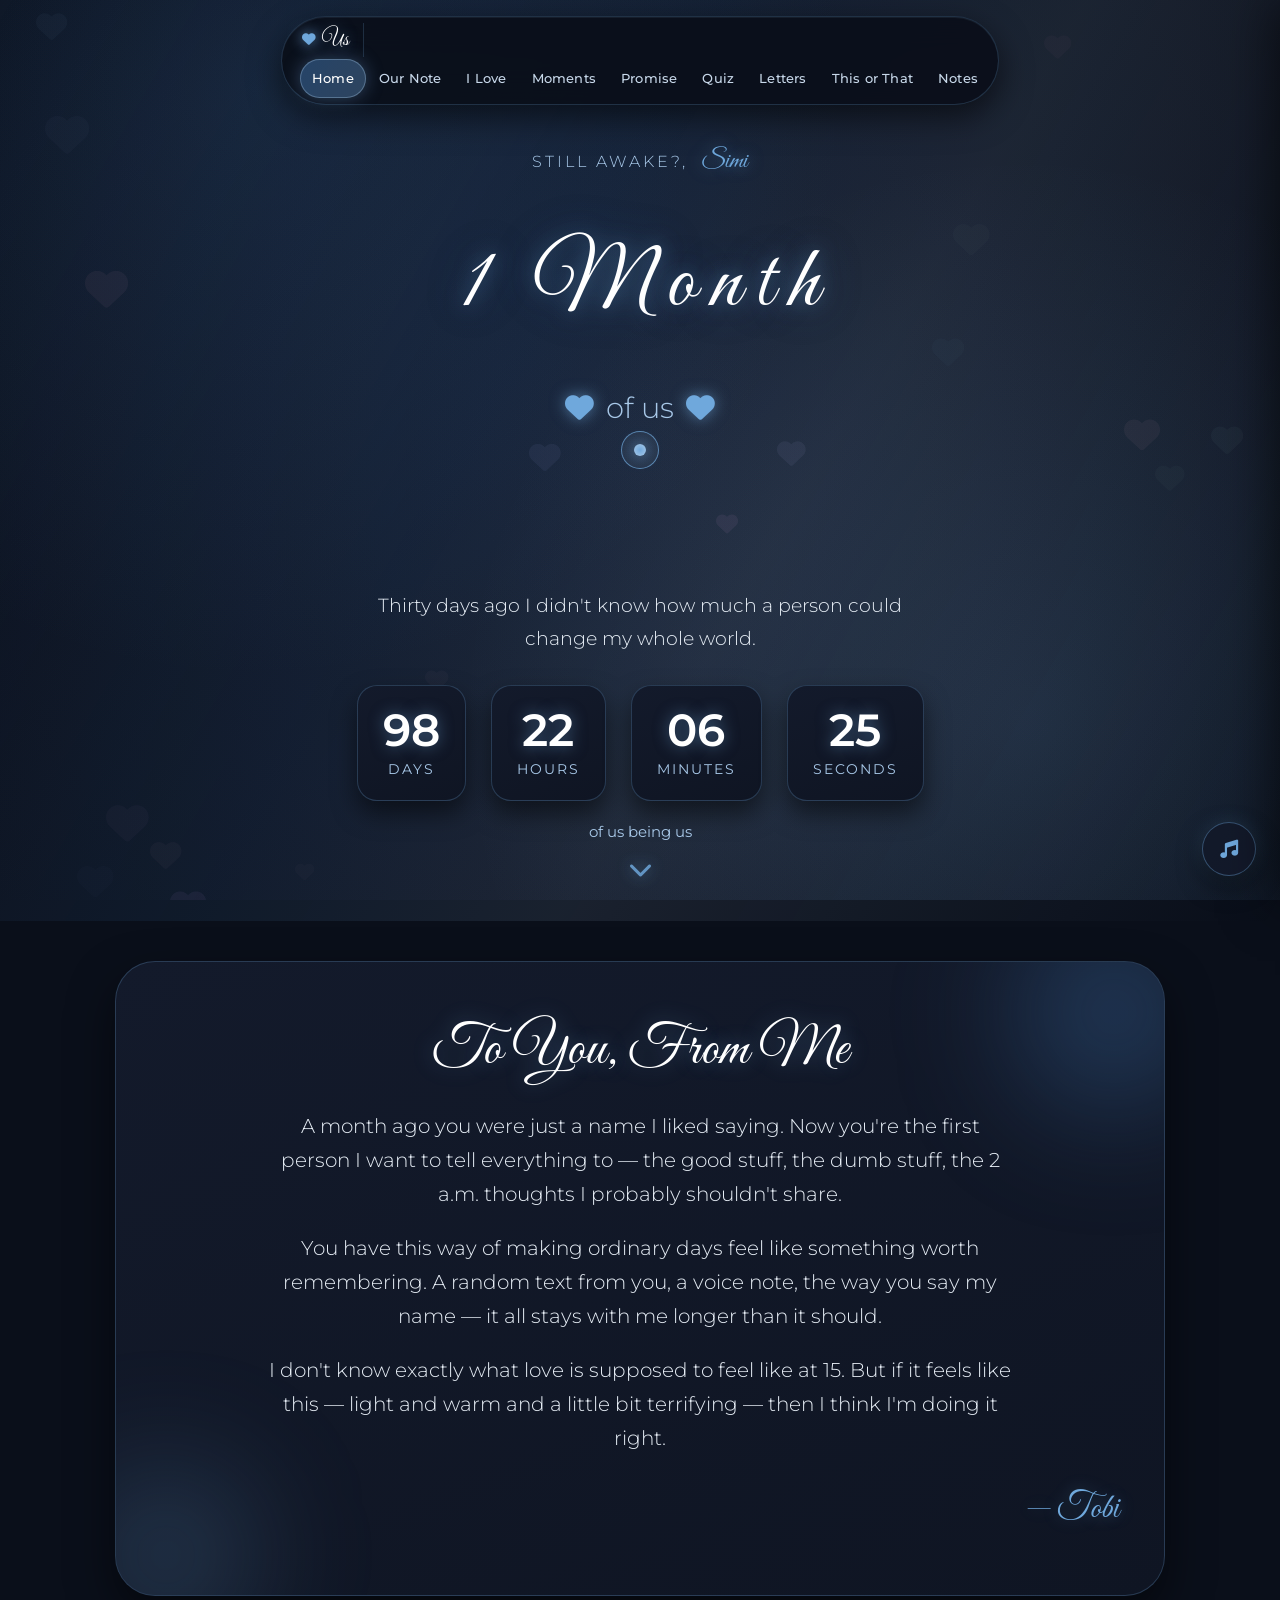
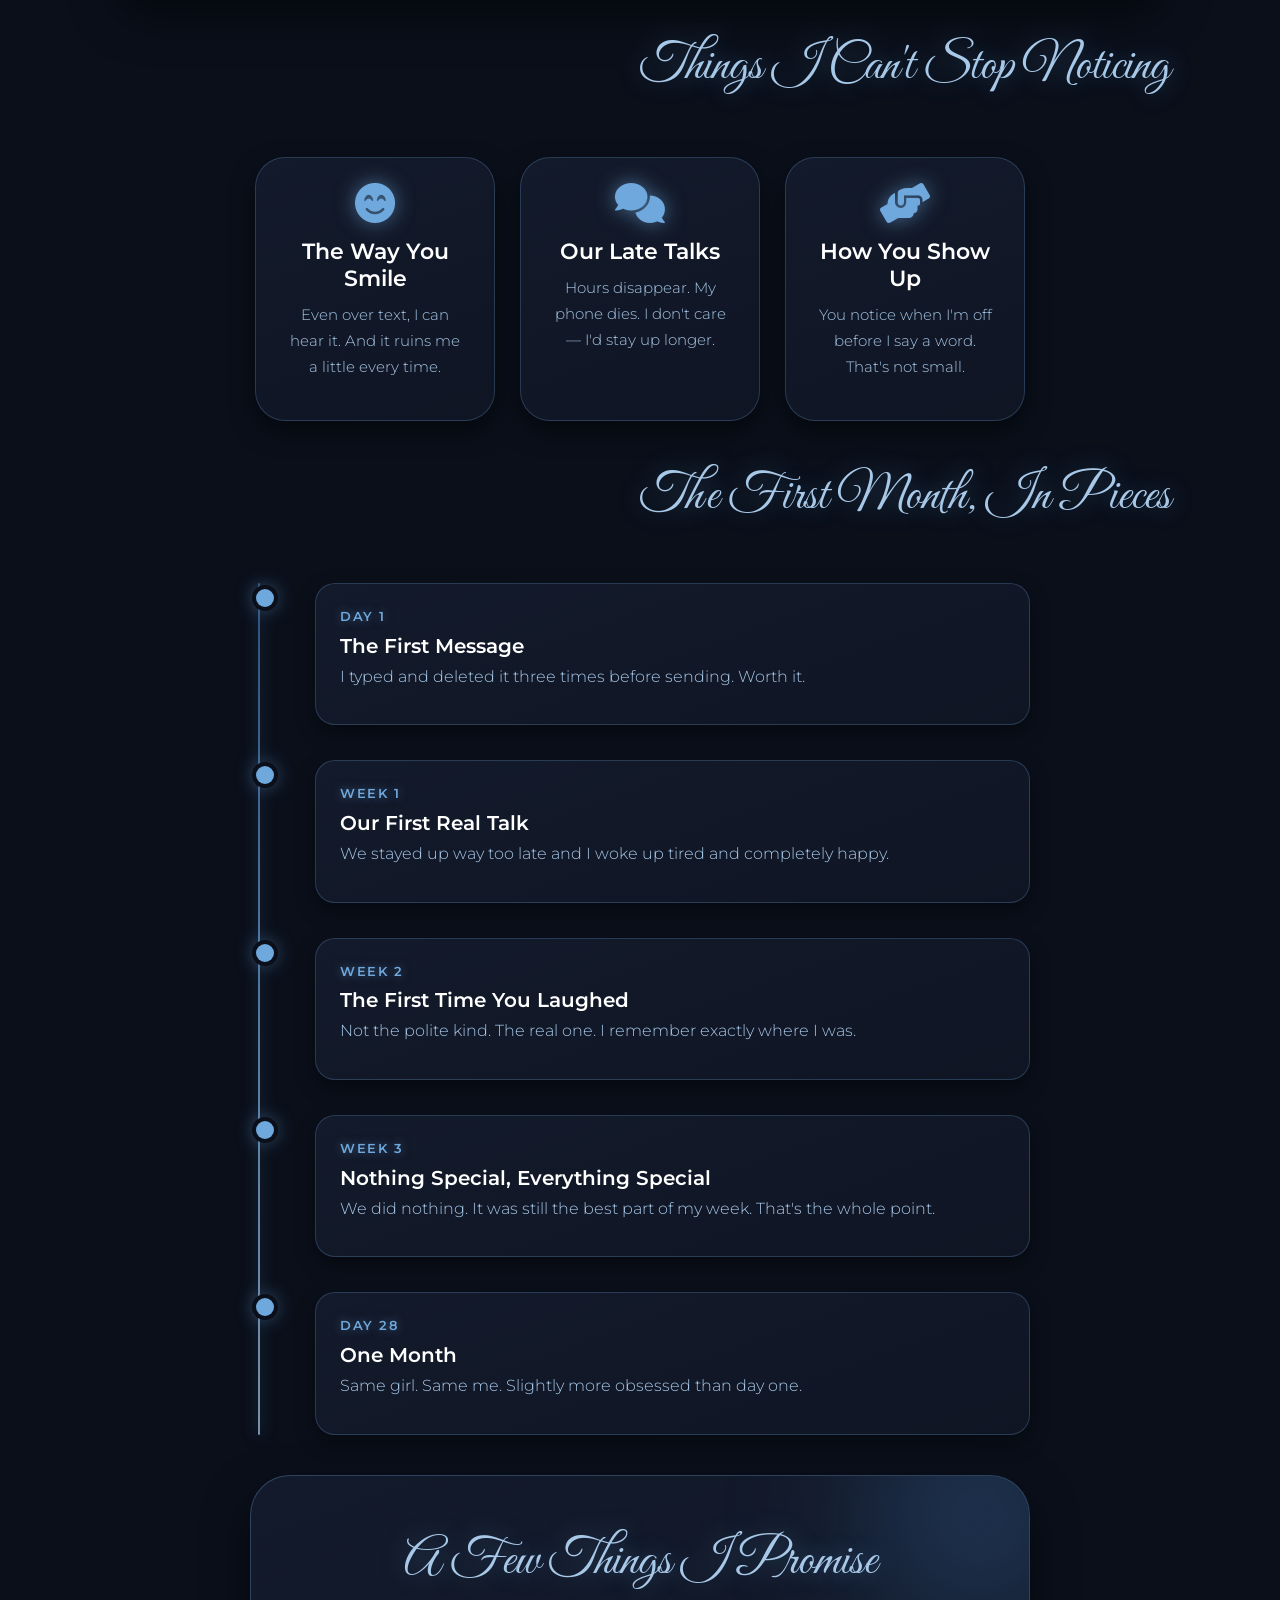
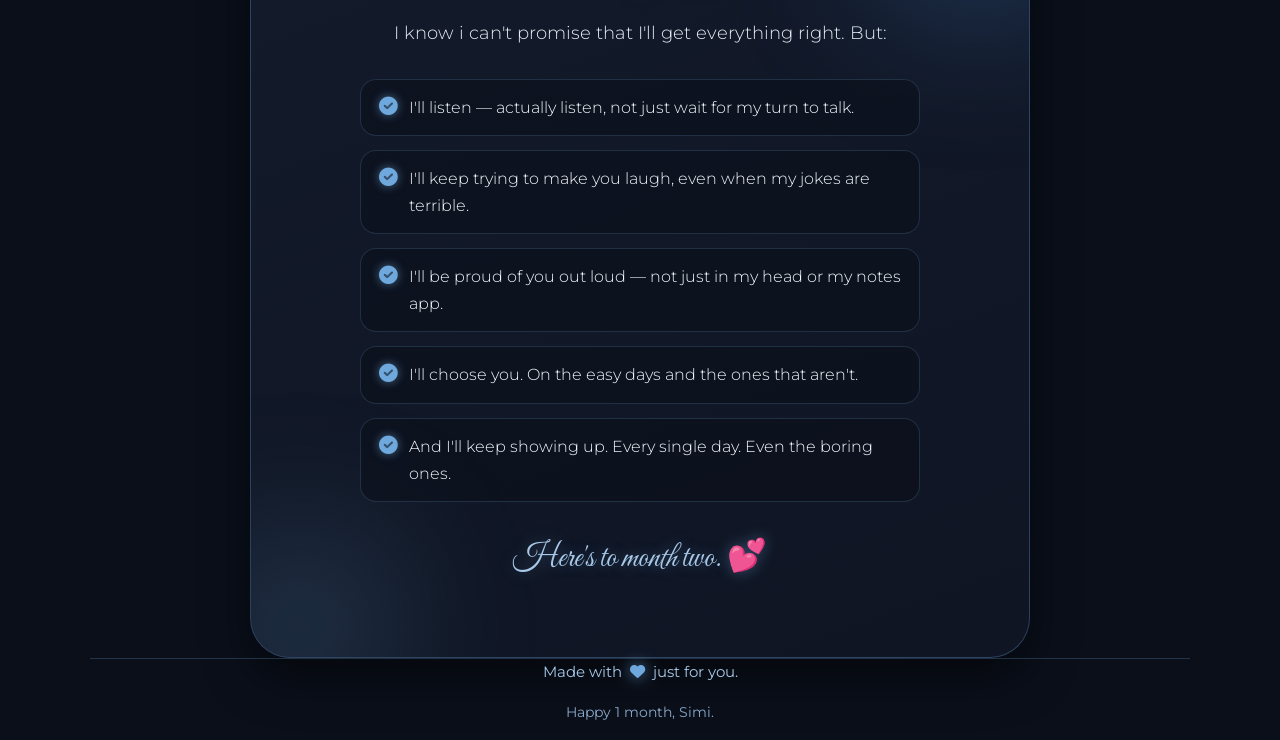
<file: index.html>
<!DOCTYPE html>
<html lang="en">
<head>
  <meta charset="UTF-8">
  <meta name="viewport" content="width=device-width, initial-scale=1.0">
  <meta name="theme-color" content="#0a0f1a">
  <meta name="description" content="A little something for Simi — one month of us.">
  <title>1 Month with You ❤️</title>

  <!-- Favicon — tiny heart -->
  <link rel="icon" href="data:image/svg+xml,%3Csvg xmlns='http://www.w3.org/2000/svg' viewBox='0 0 100 100'%3E%3Ctext y='.9em' font-size='90'%3E%F0%9F%92%99%3C/text%3E%3C/svg%3E">

  <!-- Preconnect for speed -->
  <link rel="preconnect" href="https://cdn.jsdelivr.net" crossorigin>
  <link rel="preconnect" href="https://fonts.googleapis.com">
  <link rel="preconnect" href="https://fonts.gstatic.com" crossorigin>
  <link rel="preconnect" href="https://cdnjs.cloudflare.com" crossorigin>

  <!-- Bootstrap 5 -->
  <link href="https://cdn.jsdelivr.net/npm/bootstrap@5.3.3/dist/css/bootstrap.min.css" rel="stylesheet">

  <!-- Google Fonts -->
  <link href="https://fonts.googleapis.com/css2?family=Great+Vibes&family=Montserrat:wght@300;400;600&display=swap" rel="stylesheet">

  <!-- Font Awesome -->
  <link rel="stylesheet" href="https://cdnjs.cloudflare.com/ajax/libs/font-awesome/6.0.0-beta3/css/all.min.css">

  <!-- Main stylesheet -->
  <link rel="stylesheet" href="style.css">
</head>
<body>

  <!-- scroll progress bar -->
  <div class="scroll-progress" id="scrollProgress"></div>

  <!-- custom cursor -->
  <div class="cursor-dot" id="cursorDot" aria-hidden="true"></div>
  <div class="cursor-ring" id="cursorRing" aria-hidden="true"></div>

  <!-- floating background hearts -->
  <div class="bg-hearts" id="bgHearts" aria-hidden="true"></div>

  <!-- music toggle -->
  <button class="music-toggle" id="musicToggle" aria-label="Toggle music" title="Play our song">
    <i class="fas fa-music"></i>
  </button>

  <!-- Navbar -->
  <nav class="navbar" id="mainNav" aria-label="Main navigation">
    <!-- brand mark -->
    <a href="#home" class="nav-brand" aria-label="Home">
      <i class="fas fa-heart" aria-hidden="true"></i>
      <span>Us</span>
    </a>

    <!-- all links in one row -->
    <ul class="nav-links">
      <li><a href="#home" class="nav-link active">Home</a></li>
      <li><a href="#note" class="nav-link">Our Note</a></li>
      <li><a href="#things" class="nav-link">I Love</a></li>
      <li><a href="#timeline" class="nav-link">Moments</a></li>
      <li><a href="#promise" class="nav-link">Promise</a></li>
      <li><a href="quiz.html" class="nav-link">Quiz</a></li>
      <li><a href="letters.html" class="nav-link">Letters</a></li>
      <li><a href="thisorthat.html" class="nav-link">This or That</a></li>
      <li><a href="notes.html" class="nav-link">Notes</a></li>
    </ul>

    <!-- hamburger (mobile only) -->
    <button class="nav-toggle" id="navToggle" aria-label="Toggle menu" aria-expanded="false" aria-controls="navDrawer">
      <span></span>
      <span></span>
      <span></span>
    </button>
  </nav>

  <!-- mobile drawer -->
  <aside class="nav-drawer" id="navDrawer" aria-hidden="true" aria-label="Mobile navigation">
    <div class="drawer-inner">
      <div class="drawer-section">
        <span class="drawer-label">Sections</span>
        <a href="#home" class="drawer-link active">Home</a>
        <a href="#note" class="drawer-link">Our Note</a>
        <a href="#things" class="drawer-link">I Love</a>
        <a href="#timeline" class="drawer-link">Moments</a>
        <a href="#promise" class="drawer-link">Promise</a>
      </div>
      <div class="drawer-section">
        <span class="drawer-label">More</span>
        <a href="quiz.html" class="drawer-link">Quiz</a>
        <a href="letters.html" class="drawer-link">Letters</a>
        <a href="thisorthat.html" class="drawer-link">This or That</a>
        <a href="notes.html" class="drawer-link">Notes</a>
      </div>
    </div>
  </aside>
  <div class="nav-backdrop" id="navBackdrop" aria-hidden="true"></div>
  <!-- HERO -->
  <section id="home" class="hero">
    <div class="container hero-content">
      <p class="greeting fade-up" id="greeting">Hello</p>

      <h1 class="hero-title">
        <span class="letter">1</span>
        <span class="letter">&nbsp;</span>
        <span class="letter">M</span>
        <span class="letter">o</span>
        <span class="letter">n</span>
        <span class="letter">t</span>
        <span class="letter">h</span>
      </h1>

      <div class="subhead fade-up">
        <i class="fas fa-heart" aria-hidden="true"></i> of us <i class="fas fa-heart" aria-hidden="true"></i>
      </div>
      <div class="heart-icon fade-up">
        <i class="fas fa-heart" aria-hidden="true"></i>
      </div>
      <p class="hero-text fade-up">
        Thirty days ago I didn't know how much a person could change my whole world.
      </p>

      <div class="countdown-container fade-up" role="timer" aria-label="Time since we started">
        <div class="countdown-box">
          <div class="number" id="days">00</div>
          <div class="label">Days</div>
        </div>
        <div class="countdown-box">
          <div class="number" id="hours">00</div>
          <div class="label">Hours</div>
        </div>
        <div class="countdown-box">
          <div class="number" id="minutes">00</div>
          <div class="label">Minutes</div>
        </div>
        <div class="countdown-box">
          <div class="number" id="seconds">00</div>
          <div class="label">Seconds</div>
        </div>
      </div>
      <p class="countdown-caption fade-up">of us being us</p>
    </div>

    <div class="scroll-indicator" aria-hidden="true">
      <i class="fas fa-chevron-down"></i>
    </div>
  </section>

  <!-- Love note -->
  <section id="note" class="container">
    <div class="love-note reveal">
      <h2>To You, From Me</h2>
      <p>A month ago you were just a name I liked saying. Now you're the first person I want to tell everything to — the good stuff, the dumb stuff, the 2 a.m. thoughts I probably shouldn't share.</p>
      <p>You have this way of making ordinary days feel like something worth remembering. A random text from you, a voice note, the way you say my name — it all stays with me longer than it should.</p>
      <p>I don't know exactly what love is supposed to feel like at 15. But if it feels like this — light and warm and a little bit terrifying — then I think I'm doing it right.</p>
      <div class="signature">— Tobi</div>
    </div>
  </section>

  <!-- Things I love -->
  <section id="things" class="container">
    <h2 class="section-title reveal">Things I Can't Stop Noticing</h2>
    <div class="things-list">
      <article class="thing-item reveal">
        <i class="fas fa-smile-beam" aria-hidden="true"></i>
        <h3>The Way You Smile</h3>
        <p>Even over text, I can hear it. And it ruins me a little every time.</p>
      </article>
      <article class="thing-item reveal">
        <i class="fas fa-comments" aria-hidden="true"></i>
        <h3>Our Late Talks</h3>
        <p>Hours disappear. My phone dies. I don't care — I'd stay up longer.</p>
      </article>
      <article class="thing-item reveal">
        <i class="fas fa-hands-helping" aria-hidden="true"></i>
        <h3>How You Show Up</h3>
        <p>You notice when I'm off before I say a word. That's not small.</p>
      </article>
    </div>
  </section>

  <!-- Timeline -->
  <section id="timeline" class="container">
    <h2 class="section-title reveal">The First Month, In Pieces</h2>
    <div class="timeline">
      <div class="timeline-item reveal">
        <div class="timeline-dot" aria-hidden="true"></div>
        <div class="timeline-content">
          <span class="timeline-date">Day 1</span>
          <h3>The First Message</h3>
          <p>I typed and deleted it three times before sending. Worth it.</p>
        </div>
      </div>
      <div class="timeline-item reveal">
        <div class="timeline-dot" aria-hidden="true"></div>
        <div class="timeline-content">
          <span class="timeline-date">Week 1</span>
          <h3>Our First Real Talk</h3>
          <p>We stayed up way too late and I woke up tired and completely happy.</p>
        </div>
      </div>
      <div class="timeline-item reveal">
        <div class="timeline-dot" aria-hidden="true"></div>
        <div class="timeline-content">
          <span class="timeline-date">Week 2</span>
          <h3>The First Time You Laughed</h3>
          <p>Not the polite kind. The real one. I remember exactly where I was.</p>
        </div>
      </div>
      <div class="timeline-item reveal">
        <div class="timeline-dot" aria-hidden="true"></div>
        <div class="timeline-content">
          <span class="timeline-date">Week 3</span>
          <h3>Nothing Special, Everything Special</h3>
          <p>We did nothing. It was still the best part of my week. That's the whole point.</p>
        </div>
      </div>
      <div class="timeline-item reveal">
        <div class="timeline-dot" aria-hidden="true"></div>
        <div class="timeline-content">
          <span class="timeline-date">Day 28</span>
          <h3>One Month</h3>
          <p>Same girl. Same me. Slightly more obsessed than day one.</p>
        </div>
      </div>
    </div>
  </section>

  <!-- Promise -->
  <section id="promise" class="container">
    <div class="promise-card reveal">
      <h2 class="section-title">A Few Things I Promise</h2>
      <p class="promise-lead">I know i can't promise that I'll get everything right. But:</p>
      <ul class="promise-list">
        <li class="reveal"><i class="fas fa-check-circle" aria-hidden="true"></i><span>I'll listen — actually listen, not just wait for my turn to talk.</span></li>
        <li class="reveal"><i class="fas fa-check-circle" aria-hidden="true"></i><span>I'll keep trying to make you laugh, even when my jokes are terrible.</span></li>
        <li class="reveal"><i class="fas fa-check-circle" aria-hidden="true"></i><span>I'll be proud of you out loud — not just in my head or my notes app.</span></li>
        <li class="reveal"><i class="fas fa-check-circle" aria-hidden="true"></i><span>I'll choose you. On the easy days and the ones that aren't.</span></li>
        <li class="reveal"><i class="fas fa-check-circle" aria-hidden="true"></i><span>And I'll keep showing up. Every single day. Even the boring ones.</span></li>
      </ul>
      <p class="promise-sign">Here's to month two. 💕</p>
    </div>
  </section>

  <!-- Footer -->
  <footer class="container">
    <p>Made with <i class="fas fa-heart footer-heart" aria-hidden="true"></i> just for you.</p>
    <p class="footer-sub">Happy 1 month, Simi.</p>
  </footer>

  <!-- Secret modal -->
  <div class="secret-modal" id="secretModal" aria-hidden="true" role="dialog" aria-modal="true" aria-labelledby="secretTitle">
    <div class="secret-card">
      <button class="secret-close" id="secretClose" aria-label="Close">×</button>
      <div class="secret-icon"><i class="fas fa-star" aria-hidden="true"></i></div>
      <h2 class="secret-title" id="secretTitle">You found it 💙</h2>
      <p class="secret-text" id="secretText">
        Not everyone looks for the little things. But you always do — that's one of the reasons I like you.
      </p>
      <p class="secret-sign">— Tobi</p>
    </div>
  </div>

  <!-- Bootstrap JS -->
  <script src="https://cdn.jsdelivr.net/npm/bootstrap@5.3.3/dist/js/bootstrap.bundle.min.js"></script>
  <!-- Main script -->
  <script src="script.js"></script>

</body>
</html>
</file>
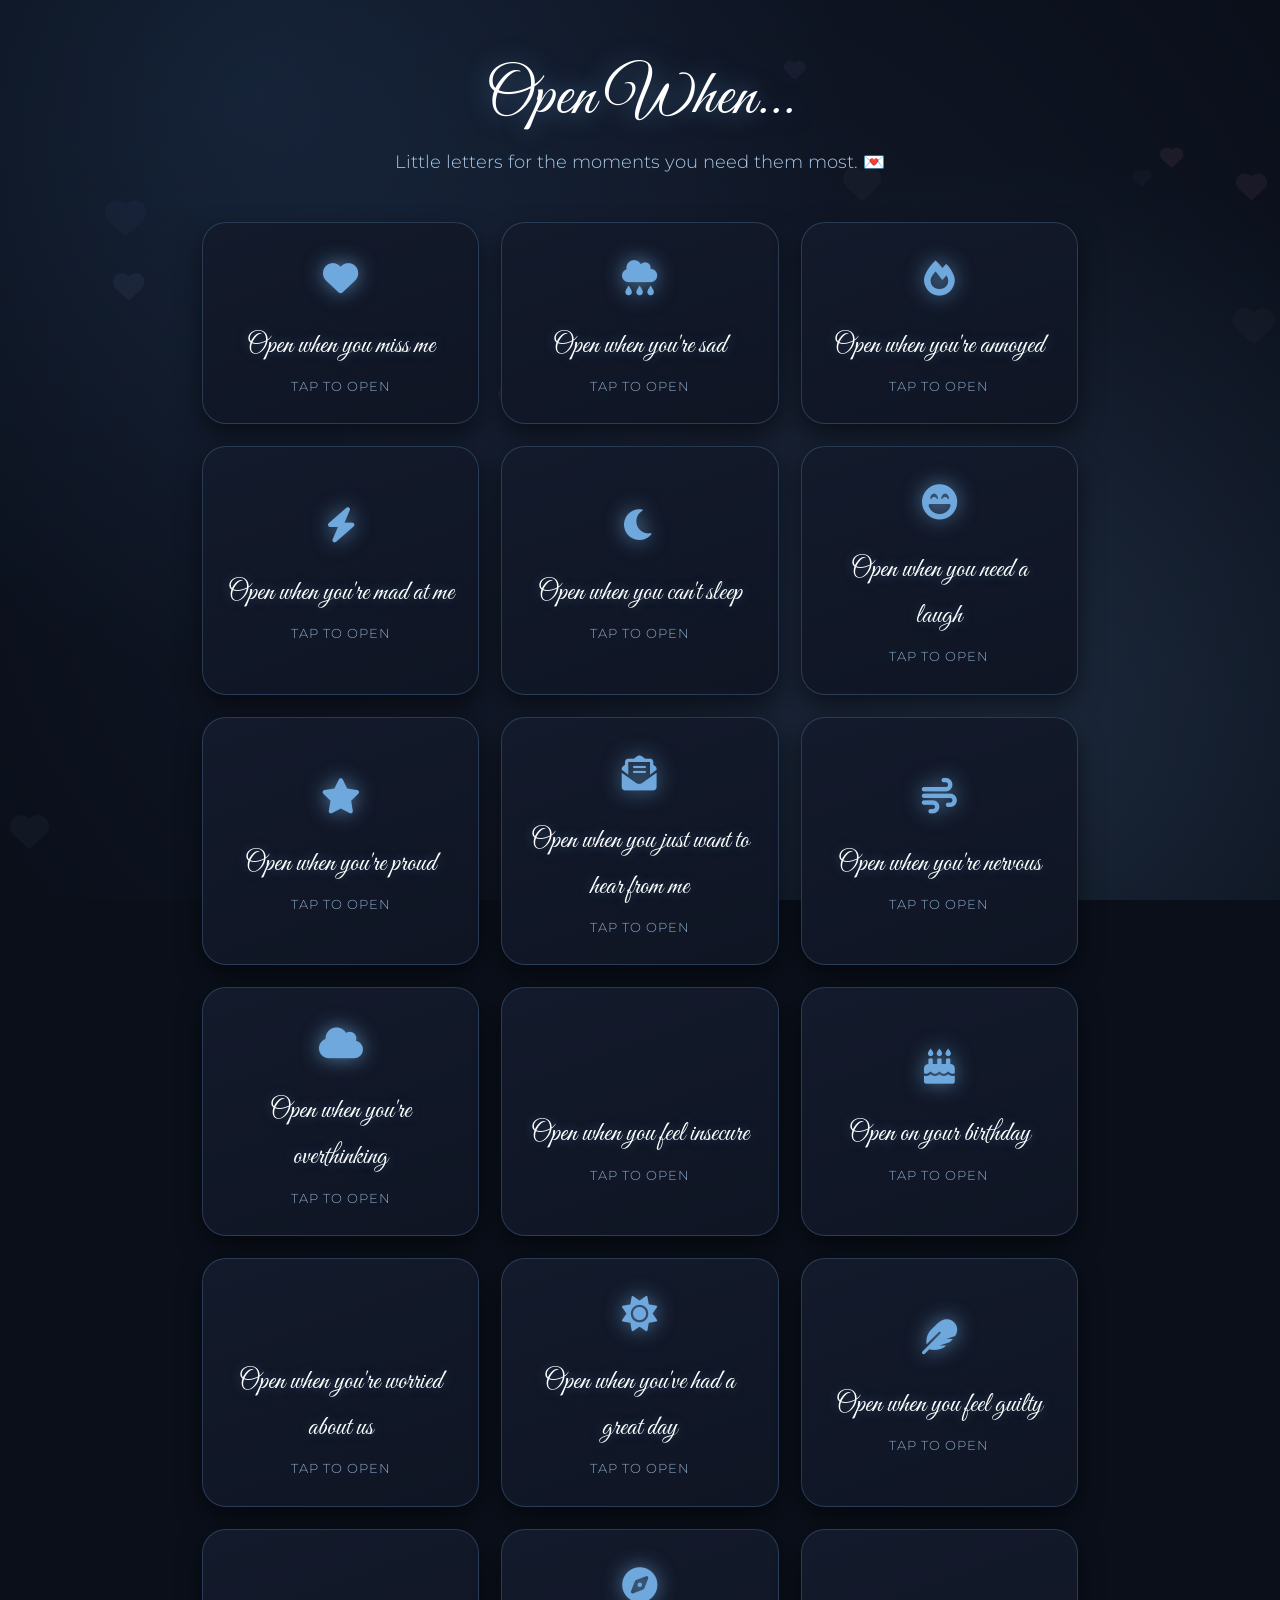
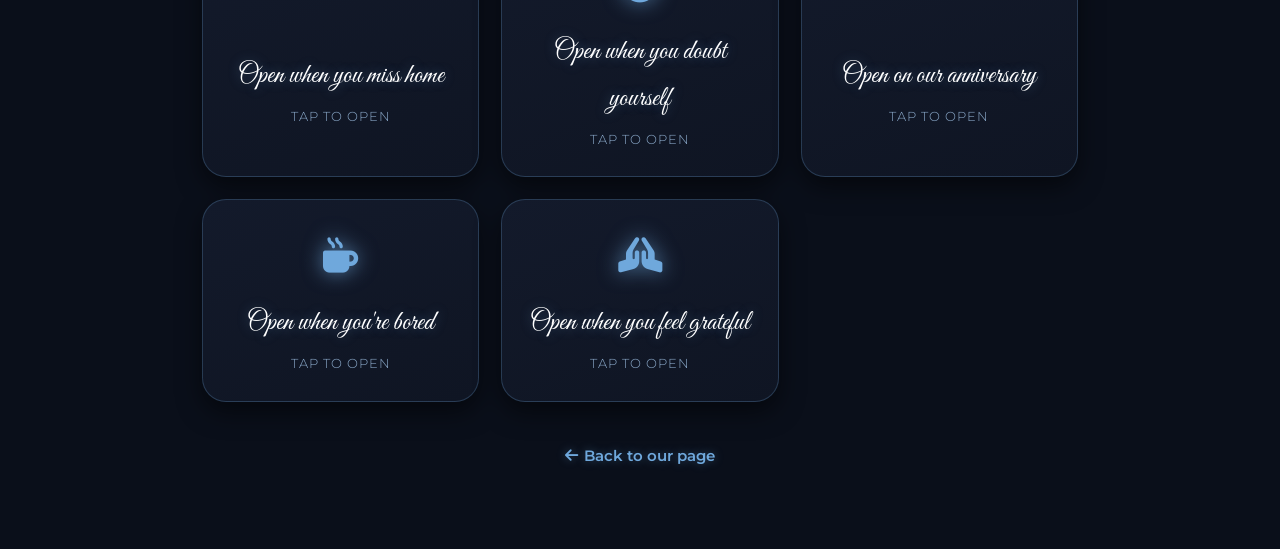
<file: letters.html>
<!DOCTYPE html>
<html lang="en">
<head>
  <meta charset="UTF-8">
  <meta name="viewport" content="width=device-width, initial-scale=1.0">
  <meta name="theme-color" content="#0a0f1a">
  <meta name="description" content="Open when... little letters for the moments you need them most.">
  <title>Open When... 💌</title>

  <!-- Favicon — tiny heart -->
  <link rel="icon" href="data:image/svg+xml,%3Csvg xmlns='http://www.w3.org/2000/svg' viewBox='0 0 100 100'%3E%3Ctext y='.9em' font-size='90'%3E%F0%9F%92%99%3C/text%3E%3C/svg%3E">

  <!-- Preconnect for speed -->
  <link rel="preconnect" href="https://cdn.jsdelivr.net" crossorigin>
  <link rel="preconnect" href="https://fonts.googleapis.com">
  <link rel="preconnect" href="https://fonts.gstatic.com" crossorigin>
  <link rel="preconnect" href="https://cdnjs.cloudflare.com" crossorigin>

  <!-- Bootstrap 5 -->
  <link href="https://cdn.jsdelivr.net/npm/bootstrap@5.3.3/dist/css/bootstrap.min.css" rel="stylesheet">

  <!-- Google Fonts -->
  <link href="https://fonts.googleapis.com/css2?family=Great+Vibes&family=Montserrat:wght@300;400;600&display=swap" rel="stylesheet">

  <!-- Font Awesome -->
  <link rel="stylesheet" href="https://cdnjs.cloudflare.com/ajax/libs/font-awesome/6.0.0-beta3/css/all.min.css">

  <!-- Letters stylesheet -->
  <link rel="stylesheet" href="letters.css">
</head>
<body>

  <!-- floating background hearts -->
  <div class="bg-hearts" id="bgHearts" aria-hidden="true"></div>

  <div class="container">

    <!-- header -->
    <header class="header">
      <h1>Open When...</h1>
      <p>Little letters for the moments you need them most. 💌</p>
    </header>

    <!-- letters grid -->
    <div class="letters-grid" id="lettersGrid">

      <!-- 1. MISS ME -->
      <div class="letter-card">
        <div class="letter-icon"><i class="fas fa-heart"></i></div>
        <div class="letter-title">Open when you miss me</div>
        <div class="letter-hint">tap to open</div>
        <div class="letter-body">
          <h3>Open when you miss me</h3>
          <p>Hey you. So you miss me. Good — because I miss you too, probably at the exact same time.</p>
          <p>Close your eyes for a second. Imagine I'm right there, sitting next to you, not saying anything, just there. That's where I'd rather be.</p>
          <p>Until then: this letter counts as me being with you. Read it slow. I wrote it slow.</p>
          <div class="sig">— always yours</div>
          <button class="close-btn">Close</button>
        </div>
      </div>

      <!-- 2. SAD -->
      <div class="letter-card">
        <div class="letter-icon"><i class="fas fa-cloud-rain"></i></div>
        <div class="letter-title">Open when you're sad</div>
        <div class="letter-hint">tap to open</div>
        <div class="letter-body">
          <h3>Open when you're sad</h3>
          <p>Whatever it is — it's allowed to hurt. You don't have to be okay right now.</p>
          <p>But here's what I know: you're stronger than whatever this is, and you're not carrying it alone. I'm here. Even from far away, I'm here.</p>
          <p>Breathe. Drink some water. And when you're ready, text me. I'll pick up.</p>
          <div class="sig">— yours, always</div>
          <button class="close-btn">Close</button>
        </div>
      </div>

      <!-- 3. ANNOYED -->
      <div class="letter-card">
        <div class="letter-icon"><i class="fas fa-fire"></i></div>
        <div class="letter-title">Open when you're annoyed</div>
        <div class="letter-hint">tap to open</div>
        <div class="letter-body">
          <h3>Open when you're annoyed</h3>
          <p>Okay. Deep breath. Whatever it is that's got you like this — I'm not going to tell you to calm down. Because that never helps. Not when I do it either.</p>
          <p>So instead: rant. To me, to the wall, to your notes app. Say all the things you'd never say out loud. Get it out of your chest so it stops living there.</p>
          <p>And when you're done — I'm still here. Still yours. Even if some of it was about me. Especially if some of it was about me.</p>
          <p>We'll figure it out. We always do.</p>
          <div class="sig">— still yours</div>
          <button class="close-btn">Close</button>
        </div>
      </div>

      <!-- 4. ANGRY AT ME -->
      <div class="letter-card">
        <div class="letter-icon"><i class="fas fa-bolt"></i></div>
        <div class="letter-title">Open when you're mad at me</div>
        <div class="letter-hint">tap to open</div>
        <div class="letter-body">
          <h3>Open when you're mad at me</h3>
          <p>If you're reading this, I probably said or did something dumb. That tracks.</p>
          <p>I'm not going to make excuses in a letter. But here's what I want you to know: I never want to hurt you. Ever. If I did, it was me being careless, not me being cruel.</p>
          <p>When you're ready — tell me. Tell me exactly what it was and how it felt. I'll listen without defending myself. And I'll do better. Not because I have to, but because it's you.</p>
          <div class="sig">— sorry, and yours</div>
          <button class="close-btn">Close</button>
        </div>
      </div>

      <!-- 5. CAN'T SLEEP -->
      <div class="letter-card">
        <div class="letter-icon"><i class="fas fa-moon"></i></div>
        <div class="letter-title">Open when you can't sleep</div>
        <div class="letter-hint">tap to open</div>
        <div class="letter-body">
          <h3>Open when you can't sleep</h3>
          <p>Hi, insomniac. Welcome to the club. I'm probably awake too.</p>
          <p>Put your phone down after this, okay? But first, imagine this: me, talking to you in that quiet voice I only use for you, until you drift off.</p>
          <p>You're safe. Nothing bad is happening at 3am that can't wait until morning. Sleep, love.</p>
          <div class="sig">— goodnight</div>
          <button class="close-btn">Close</button>
        </div>
      </div>

      <!-- 6. LAUGH -->
      <div class="letter-card">
        <div class="letter-icon"><i class="fas fa-laugh-beam"></i></div>
        <div class="letter-title">Open when you need a laugh</div>
        <div class="letter-hint">tap to open</div>
        <div class="letter-body">
          <h3>Open when you need a laugh</h3>
          <p>Remember that time I tried to be cool and completely failed? Yeah. That.</p>
          <p>Also: I still think about the joke you made that one time and I laugh out loud in public like a weirdo. You've ruined me.</p>
          <p>If this didn't work — text me. I'll send you the worst pun I know. It's genuinely terrible.</p>
          <div class="sig">— your favorite idiot</div>
          <button class="close-btn">Close</button>
        </div>
      </div>

      <!-- 7. PROUD -->
      <div class="letter-card">
        <div class="letter-icon"><i class="fas fa-star"></i></div>
        <div class="letter-title">Open when you're proud</div>
        <div class="letter-hint">tap to open</div>
        <div class="letter-body">
          <h3>Open when you're proud of yourself</h3>
          <p>YES. YES. This is the one I've been waiting for.</p>
          <p>Tell me everything. I want the whole story, every detail, even the boring parts. Especially the boring parts.</p>
          <p>I'm so proud of you I could burst. And honestly? I always am. Today just means you finally see it too.</p>
          <div class="sig">— your biggest fan</div>
          <button class="close-btn">Close</button>
        </div>
      </div>

      <!-- 8. JUST BECAUSE -->
      <div class="letter-card">
        <div class="letter-icon"><i class="fas fa-envelope-open-text"></i></div>
        <div class="letter-title">Open when you just want to hear from me</div>
        <div class="letter-hint">tap to open</div>
        <div class="letter-body">
          <h3>Just because</h3>
          <p>No reason. No occasion. I just wanted to say something to you.</p>
          <p>I like you. A lot. More than I know how to say without sounding cheesy. So I'm not going to try.</p>
          <p>Just: I like you. And I'm glad it's you.</p>
          <div class="sig">— me</div>
          <button class="close-btn">Close</button>
        </div>
      </div>

      <!-- 9. NERVOUS -->
      <div class="letter-card">
        <div class="letter-icon"><i class="fas fa-wind"></i></div>
        <div class="letter-title">Open when you're nervous</div>
        <div class="letter-hint">tap to open</div>
        <div class="letter-body">
          <h3>Open when you're nervous</h3>
          <p>Your heart is doing that fast thing. Your hands feel weird. I know the feeling.</p>
          <p>Here's what I want you to remember: you don't have to be perfect. You just have to show up as you. That's always been enough for me. It will be enough for them.</p>
          <p>And whatever happens — I'll be right here after. Win, lose, or something in between.</p>
          <div class="sig">— you've got this</div>
          <button class="close-btn">Close</button>
        </div>
      </div>

      <!-- 10. OVERTHINKING -->
      <div class="letter-card">
        <div class="letter-icon"><i class="fas fa-cloud"></i></div>
        <div class="letter-title">Open when you're overthinking</div>
        <div class="letter-hint">tap to open</div>
        <div class="letter-body">
          <h3>Open when you're overthinking</h3>
          <p>Okay. Stop. Whatever your brain is spinning right now — I promise it's louder than it is true.</p>
          <p>Ask yourself: is this a fact, or is this a fear? If it's a fear, it doesn't get to run the whole show.</p>
          <p>And if you can't untangle it alone — untangle it with me. That's what I'm here for. That's what we are.</p>
          <div class="sig">— breathe</div>
          <button class="close-btn">Close</button>
        </div>
      </div>

      <!-- 11. INSECURE -->
      <div class="letter-card">
        <div class="letter-icon"><i class="fas fa-mirror"></i></div>
        <div class="letter-title">Open when you feel insecure</div>
        <div class="letter-hint">tap to open</div>
        <div class="letter-body">
          <h3>Open when you feel insecure</h3>
          <p>I need you to hear this in my voice. Not your inner critic's voice — mine.</p>
          <p>You are not too much. You are not too little. You are not too anything. You are exactly you, and that is the thing I keep choosing.</p>
          <p>Every part of you I've seen — the loud parts, the quiet parts, the messy ones — I like all of them. There is nothing about you I need you to hide.</p>
          <div class="sig">— every bit of you</div>
          <button class="close-btn">Close</button>
        </div>
      </div>

      <!-- 12. BIRTHDAY -->
      <div class="letter-card">
        <div class="letter-icon"><i class="fas fa-birthday-cake"></i></div>
        <div class="letter-title">Open on your birthday</div>
        <div class="letter-hint">tap to open</div>
        <div class="letter-body">
          <h3>Happy birthday, love</h3>
          <p>I hope today feels soft. I hope people spoil you. I hope something small and silly makes you laugh so hard you forget to be polite about it.</p>
          <p>I'm so glad you were born. I'm so glad the world has you in it. I'm so glad I get to know you.</p>
          <p>This year, I hope you get everything you've been quietly hoping for. And I hope I get to watch.</p>
          <div class="sig">— happy birthday</div>
          <button class="close-btn">Close</button>
        </div>
      </div>

      <!-- 13. WORRIED -->
      <div class="letter-card">
        <div class="letter-icon"><i class="fas fa-shield-heart"></i></div>
        <div class="letter-title">Open when you're worried about us</div>
        <div class="letter-hint">tap to open</div>
        <div class="letter-body">
          <h3>Open when you're worried about us</h3>
          <p>Hey. Take a second.</p>
          <p>Every relationship has a wobble. Every single one. It doesn't mean something is broken — it means we're two people, learning each other, figuring it out.</p>
          <p>We are okay. And if we're not okay today, we'll be okay tomorrow. Because I'm not going anywhere. And I know you're not either.</p>
          <div class="sig">— us, always</div>
          <button class="close-btn">Close</button>
        </div>
      </div>

      <!-- 14. GREAT DAY -->
      <div class="letter-card">
        <div class="letter-icon"><i class="fas fa-sun"></i></div>
        <div class="letter-title">Open when you've had a great day</div>
        <div class="letter-hint">tap to open</div>
        <div class="letter-body">
          <h3>Open when you've had a great day</h3>
          <p>Yes. YES. I love this for you.</p>
          <p>Tell me everything. I want the tiny details, the random moments, the part that made you smile on the way home. I want all of it.</p>
          <p>And I want you to remember this feeling next time a day doesn't go the way you hoped. Because you get to have days like this. You get to have so many of them.</p>
          <div class="sig">— always cheering</div>
          <button class="close-btn">Close</button>
        </div>
      </div>

      <!-- 15. GUILTY -->
      <div class="letter-card">
        <div class="letter-icon"><i class="fas fa-feather"></i></div>
        <div class="letter-title">Open when you feel guilty</div>
        <div class="letter-hint">tap to open</div>
        <div class="letter-body">
          <h3>Open when you feel guilty</h3>
          <p>Whatever it is — I forgive you. Even before you ask. Even if you don't think you deserve it.</p>
          <p>Guilt is just love pointing at something you want to fix. It doesn't mean you're bad. It means you care.</p>
          <p>So do the fix. Apologize if you need to. And then put it down. You don't have to carry it forever.</p>
          <div class="sig">— forgiven, always</div>
          <button class="close-btn">Close</button>
        </div>
      </div>

      <!-- 16. MISSING HOME -->
      <div class="letter-card">
        <div class="letter-icon"><i class="fas fa-house-heart"></i></div>
        <div class="letter-title">Open when you miss home</div>
        <div class="letter-hint">tap to open</div>
        <div class="letter-body">
          <h3>Open when you miss home</h3>
          <p>I know the ache. That low kind of missing, where everything feels just a little bit off.</p>
          <p>Here's the thing — home isn't a place. Not really. It's people. It's the feeling of being known. And you're known. You're so known.</p>
          <p>Whenever you're ready, I'm a text away. A voice note away. Whatever you need.</p>
          <div class="sig">— always near</div>
          <button class="close-btn">Close</button>
        </div>
      </div>

      <!-- 17. DOUBTING -->
      <div class="letter-card">
        <div class="letter-icon"><i class="fas fa-compass"></i></div>
        <div class="letter-title">Open when you doubt yourself</div>
        <div class="letter-hint">tap to open</div>
        <div class="letter-body">
          <h3>Open when you doubt yourself</h3>
          <p>You're doubting yourself again. I can tell.</p>
          <p>Let me be the voice that reminds you: you have survived every single thing that's ever tried to knock you down. Every one. And you did it before you even knew how.</p>
          <p>You don't have to feel ready. You just have to keep going. And I'll be right here, believing in you the whole way.</p>
          <div class="sig">— I see you</div>
          <button class="close-btn">Close</button>
        </div>
      </div>

      <!-- 18. OUR MONTH -->
      <div class="letter-card">
        <div class="letter-icon"><i class="fas fa-calendar-heart"></i></div>
        <div class="letter-title">Open on our anniversary</div>
        <div class="letter-hint">tap to open</div>
        <div class="letter-body">
          <h3>Happy anniversary, love</h3>
          <p>Another month of us. Another month of you being my favorite part of every day.</p>
          <p>I don't say it enough, so here it is in writing: I'm proud of us. I'm proud of how we talk, how we fix things, how we keep choosing each other even when it would be easier not to.</p>
          <p>Here's to the next one. And the one after. And every single one after that.</p>
          <div class="sig">— always us</div>
          <button class="close-btn">Close</button>
        </div>
      </div>

      <!-- 19. LAZY DAY -->
      <div class="letter-card">
        <div class="letter-icon"><i class="fas fa-mug-hot"></i></div>
        <div class="letter-title">Open when you're bored</div>
        <div class="letter-hint">tap to open</div>
        <div class="letter-body">
          <h3>Open when you're bored</h3>
          <p>Hi. You're bored. Perfect. Let's fix that.</p>
          <p>Pick one: send me the weirdest fact you know. Send me a song you'd never admit you like. Send me a photo of the nearest object to you right now. Any of these.</p>
          <p>Or just tell me what you're thinking about. I'm nosy. I want to know.</p>
          <div class="sig">— entertain me</div>
          <button class="close-btn">Close</button>
        </div>
      </div>

      <!-- 20. THANKFUL -->
      <div class="letter-card">
        <div class="letter-icon"><i class="fas fa-hands-praying"></i></div>
        <div class="letter-title">Open when you feel grateful</div>
        <div class="letter-hint">tap to open</div>
        <div class="letter-body">
          <h3>Open when you feel grateful</h3>
          <p>I love that you're here. In this moment, in this soft feeling.</p>
          <p>Tell me what you're grateful for. I want to know. I want to know what makes your heart feel full right now.</p>
          <p>And just so you know — the thing I'm most grateful for is you. Not the idea of you. The actual you. Right here. Right now.</p>
          <div class="sig">— so grateful</div>
          <button class="close-btn">Close</button>
        </div>
      </div>

    </div>

    <!-- back link -->
    <div class="back-wrapper">
      <a href="index.html" class="back-link"><i class="fas fa-arrow-left"></i>Back to our page</a>
    </div>
  </div>

  <!-- Bootstrap JS -->
  <script src="https://cdn.jsdelivr.net/npm/bootstrap@5.3.3/dist/js/bootstrap.bundle.min.js"></script>

  <!-- Letters script -->
  <script src="letters.js"></script>

</body>
</html>
</file>
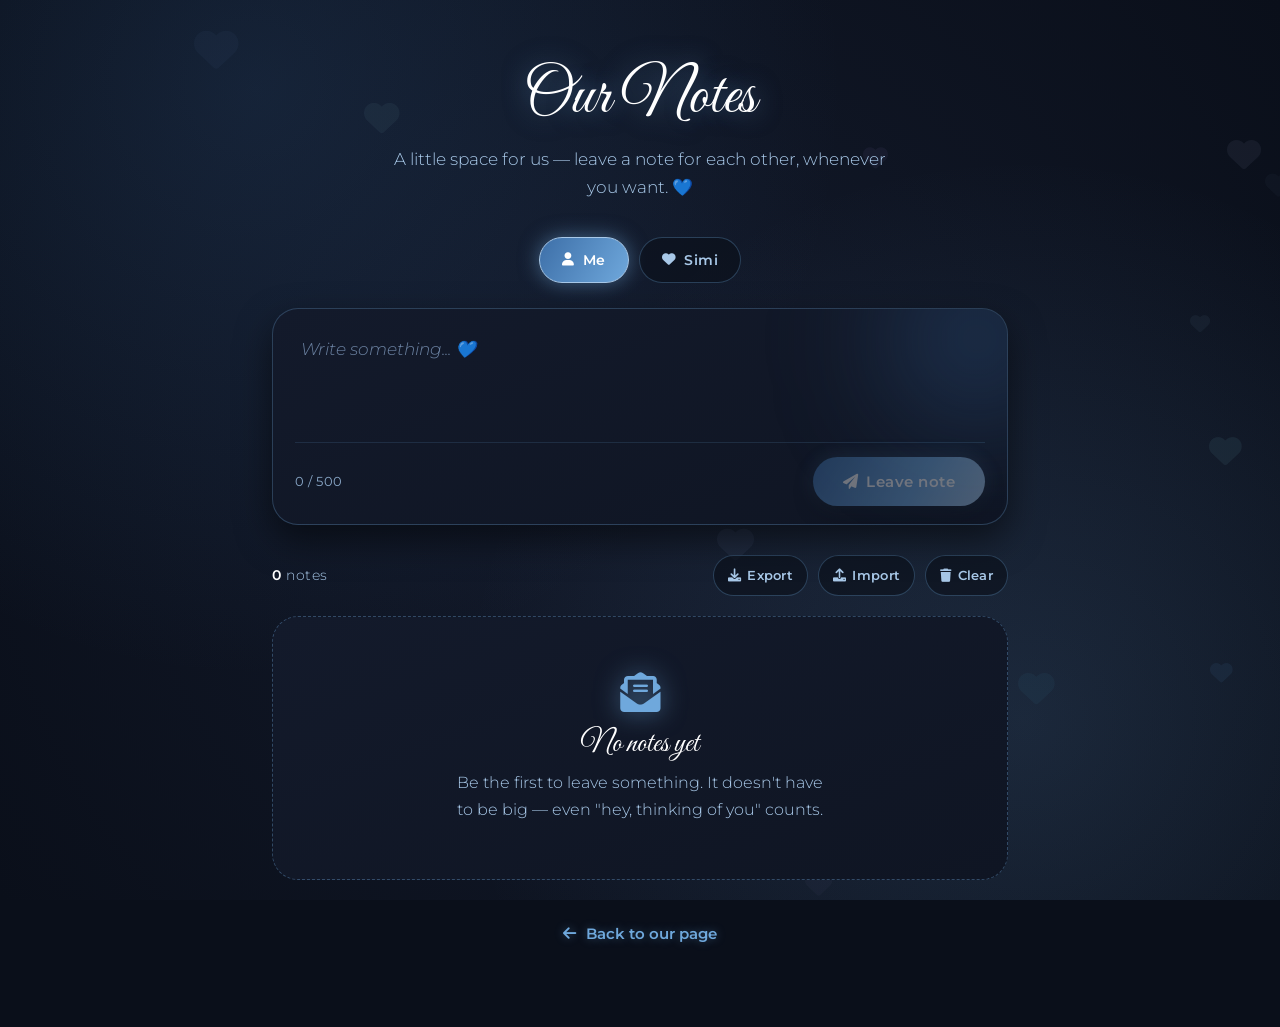
<file: notes.html>
<!DOCTYPE html>
<html lang="en">
<head>
  <meta charset="UTF-8">
  <meta name="viewport" content="width=device-width, initial-scale=1.0">
  <title>Our Notes 💙</title>

  <!-- Favicon — tiny heart -->
  <link rel="icon" href="data:image/svg+xml,%3Csvg xmlns='http://www.w3.org/2000/svg' viewBox='0 0 100 100'%3E%3Ctext y='.9em' font-size='90'%3E%F0%9F%92%99%3C/text%3E%3C/svg%3E">

  <!-- Bootstrap 5 -->
  <link href="https://cdn.jsdelivr.net/npm/bootstrap@5.3.3/dist/css/bootstrap.min.css" rel="stylesheet">

  <!-- Google Fonts -->
  <link rel="preconnect" href="https://fonts.googleapis.com">
  <link rel="preconnect" href="https://fonts.gstatic.com" crossorigin>
  <link href="https://fonts.googleapis.com/css2?family=Great+Vibes&family=Montserrat:wght@300;400;600&display=swap" rel="stylesheet">

  <!-- Font Awesome -->
  <link rel="stylesheet" href="https://cdnjs.cloudflare.com/ajax/libs/font-awesome/6.0.0-beta3/css/all.min.css">

  <!-- Notes stylesheet -->
  <link rel="stylesheet" href="notes.css">
</head>
<body>

  <!-- floating background hearts -->
  <div class="bg-hearts" id="bgHearts"></div>

  <div class="container">

    <!-- header -->
    <header class="notes-header">
      <h1>Our Notes</h1>
      <p>A little space for us — leave a note for each other, whenever you want. 💙</p>
    </header>

    <!-- who am I toggle -->
    <div class="who-toggle">
      <button class="who-btn active" data-author="him">
        <i class="fas fa-user"></i> Me
      </button>
      <button class="who-btn" data-author="her">
        <i class="fas fa-heart"></i> Simi
      </button>
    </div>

    <!-- composer -->
    <div class="composer">
      <textarea id="noteInput" maxlength="500" placeholder="Write something... 💙"></textarea>
      <div class="composer-footer">
        <span class="char-count" id="charCount">0 / 500</span>
        <button class="send-btn" id="sendBtn" disabled>
          <i class="fas fa-paper-plane"></i> Leave note
        </button>
      </div>
    </div>

    <!-- toolbar -->
    <div class="notes-toolbar">
      <span class="notes-count" id="notesCount"><strong>0</strong> notes</span>
      <div class="toolbar-actions">
        <button class="icon-btn" id="exportBtn" title="Download notes as a JSON file">
          <i class="fas fa-download"></i> Export
        </button>
        <button class="icon-btn" id="importBtn" title="Load notes from a JSON file">
          <i class="fas fa-upload"></i> Import
        </button>
        <button class="icon-btn danger" id="clearBtn" title="Delete all notes">
          <i class="fas fa-trash"></i> Clear
        </button>
        <input type="file" id="importInput" accept=".json,.txt" hidden>
      </div>
    </div>

    <!-- notes list -->
    <div class="notes-list" id="notesList"></div>

    <!-- back link -->
    <div class="back-wrapper">
      <a href="index.html" class="back-link">
        <i class="fas fa-arrow-left"></i> Back to our page
      </a>
    </div>

  </div>

  <!-- toast -->
  <div class="toast-msg" id="toast">
    <i class="fas fa-check-circle"></i> <span id="toastText">Saved</span>
  </div>

  <!-- Bootstrap JS -->
  <script src="https://cdn.jsdelivr.net/npm/bootstrap@5.3.3/dist/js/bootstrap.bundle.min.js"></script>

  <!-- Notes script -->
  <script src="notes.js"></script>

</body>
</html>
</file>
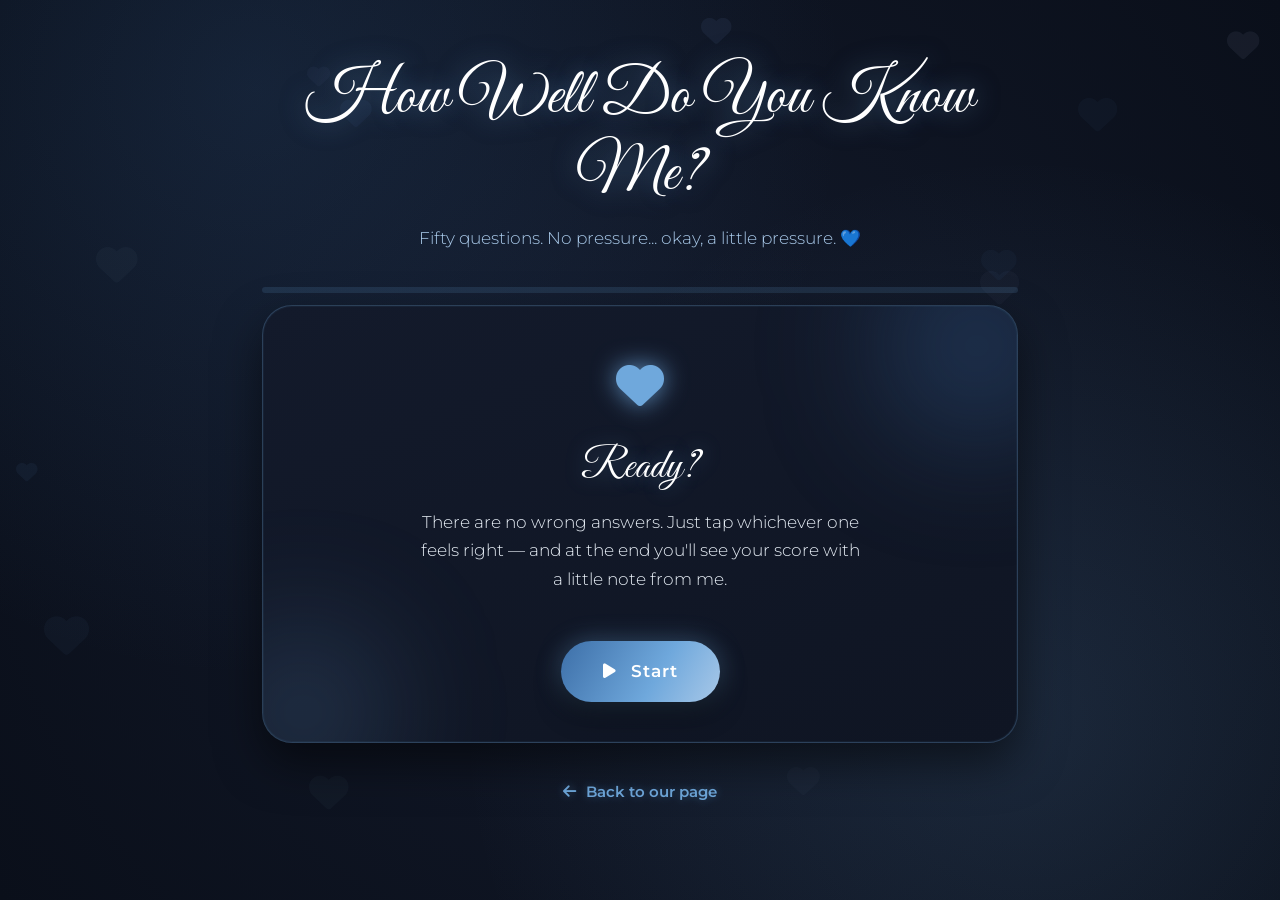
<file: quiz.html>
<!DOCTYPE html>
<html lang="en">
<head>
  <meta charset="UTF-8">
  <meta name="viewport" content="width=device-width, initial-scale=1.0">
  <meta name="theme-color" content="#0a0f1a">
  <meta name="description" content="How well do you know me? A little quiz for Simi.">
  <title>How Well Do You Know Me? 💙</title>

  <!-- Favicon — tiny heart -->
  <link rel="icon" href="data:image/svg+xml,%3Csvg xmlns='http://www.w3.org/2000/svg' viewBox='0 0 100 100'%3E%3Ctext y='.9em' font-size='90'%3E%F0%9F%92%99%3C/text%3E%3C/svg%3E">

  <!-- Preconnect -->
  <link rel="preconnect" href="https://cdn.jsdelivr.net" crossorigin>
  <link rel="preconnect" href="https://fonts.googleapis.com">
  <link rel="preconnect" href="https://fonts.gstatic.com" crossorigin>
  <link rel="preconnect" href="https://cdnjs.cloudflare.com" crossorigin>

  <!-- Bootstrap 5 -->
  <link href="https://cdn.jsdelivr.net/npm/bootstrap@5.3.3/dist/css/bootstrap.min.css" rel="stylesheet">

  <!-- Google Fonts -->
  <link href="https://fonts.googleapis.com/css2?family=Great+Vibes&family=Montserrat:wght@300;400;600&display=swap" rel="stylesheet">

  <!-- Font Awesome -->
  <link rel="stylesheet" href="https://cdnjs.cloudflare.com/ajax/libs/font-awesome/6.0.0-beta3/css/all.min.css">

  <!-- Quiz stylesheet -->
  <link rel="stylesheet" href="quiz.css">
</head>
<body>

  <div class="bg-hearts" id="bgHearts" aria-hidden="true"></div>

  <div class="container">

    <header class="quiz-header">
      <h1>How Well Do You Know Me?</h1>
      <p>Fifty questions. No pressure... okay, a little pressure. 💙</p>
    </header>

    <div class="progress-wrap">
      <div class="progress-bar-custom" id="progressBar"></div>
      <div class="progress-text" id="progressText">0 / 0</div>
    </div>

    <div class="game-area">

      <!-- INTRO -->
      <div class="intro-card active" id="introCard">
        <div class="intro-icon"><i class="fas fa-heart"></i></div>
        <h2>Ready?</h2>
        <p>There are no wrong answers. Just tap whichever one feels right — and at the end you'll see your score with a little note from me.</p>
        <button class="start-btn" id="startBtn">
          <i class="fas fa-play"></i> Start
        </button>
      </div>

      <!-- QUESTION -->
      <div class="question-card" id="questionCard">
        <p class="question-num" id="questionNum">Question 1</p>
        <h2 class="question-text" id="questionText">Loading...</h2>

        <div class="choices" id="choicesWrap"></div>

        <button class="back-btn" id="backBtn">
          <i class="fas fa-arrow-left"></i> Previous
        </button>
      </div>

      <!-- RESULTS -->
      <div class="results-card" id="resultsCard">
        <div class="results-icon"><i class="fas fa-star"></i></div>
        <h2 id="resultsTitle">Here's how you did 💙</h2>

        <!-- score comment (added) -->
        <p class="score-comment" id="scoreComment"></p>

        <ul class="results-list" id="resultsList"></ul>

        <div class="results-actions">
          <button class="start-btn" id="playAgainBtn">
            <i class="fas fa-redo"></i> Play again
          </button>
          <a href="index.html" class="back-link">
            <i class="fas fa-arrow-left"></i> Back to our page
          </a>
        </div>
      </div>

    </div>

    <div class="back-wrapper" id="backWrapper">
      <a href="index.html" class="back-link">
        <i class="fas fa-arrow-left"></i> Back to our page
      </a>
    </div>

  </div>

  <script src="https://cdn.jsdelivr.net/npm/bootstrap@5.3.3/dist/js/bootstrap.bundle.min.js"></script>
  <script src="quiz.js"></script>

</body>
</html>
</file>
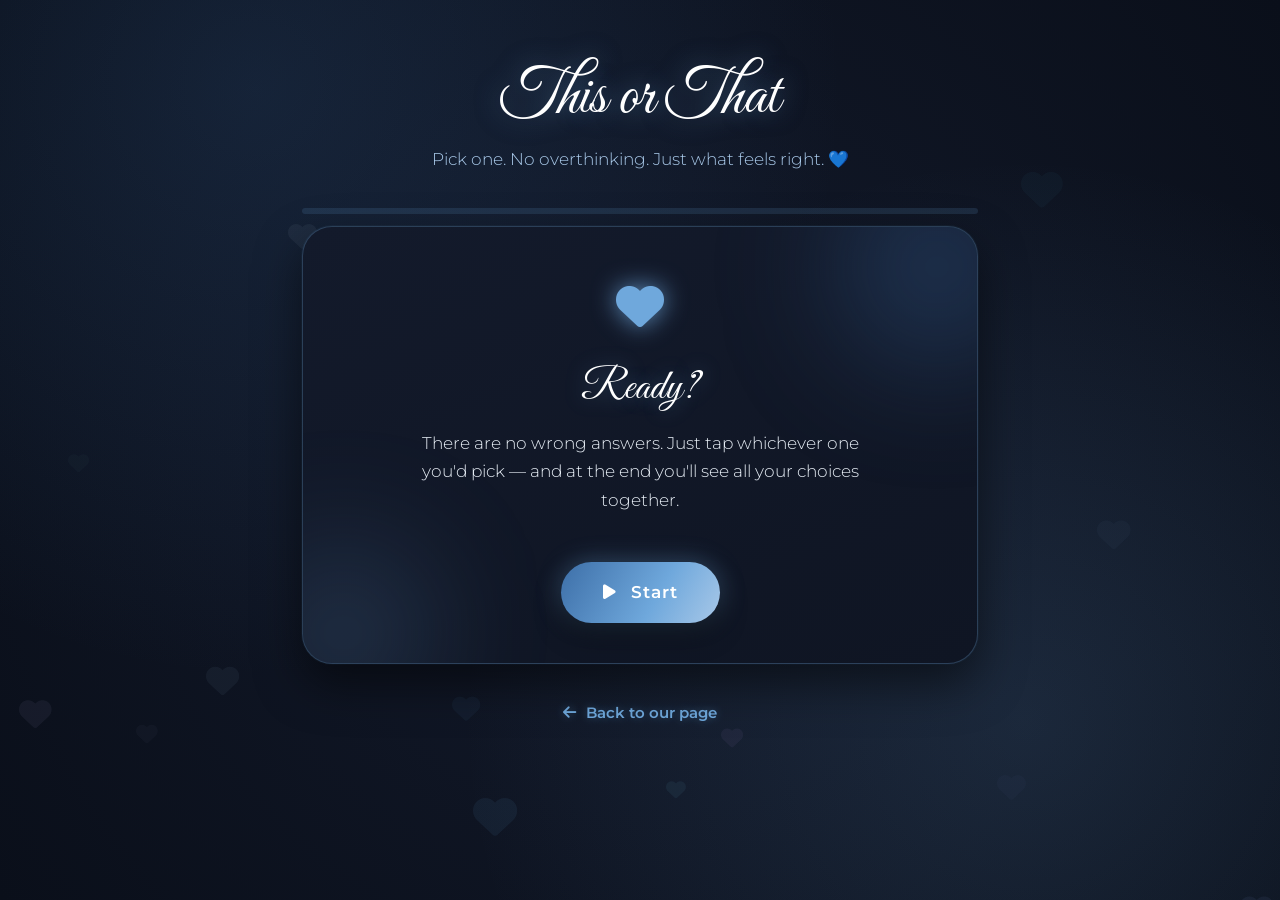
<file: thisorthat.html>
<!DOCTYPE html>
<html lang="en">
<head>
  <meta charset="UTF-8">
  <meta name="viewport" content="width=device-width, initial-scale=1.0">
  <title>This or That 💙</title>

  <!-- Favicon — tiny heart -->
  <link rel="icon" href="data:image/svg+xml,%3Csvg xmlns='http://www.w3.org/2000/svg' viewBox='0 0 100 100'%3E%3Ctext y='.9em' font-size='90'%3E%F0%9F%92%99%3C/text%3E%3C/svg%3E">

  <!-- Bootstrap 5 -->
  <link href="https://cdn.jsdelivr.net/npm/bootstrap@5.3.3/dist/css/bootstrap.min.css" rel="stylesheet">

  <!-- Google Fonts -->
  <link rel="preconnect" href="https://fonts.googleapis.com">
  <link rel="preconnect" href="https://fonts.gstatic.com" crossorigin>
  <link href="https://fonts.googleapis.com/css2?family=Great+Vibes&family=Montserrat:wght@300;400;600&display=swap" rel="stylesheet">

  <!-- Font Awesome -->
  <link rel="stylesheet" href="https://cdnjs.cloudflare.com/ajax/libs/font-awesome/6.0.0-beta3/css/all.min.css">

  <!-- Stylesheet -->
  <link rel="stylesheet" href="thisorthat.css">
</head>
<body>

  <!-- floating background hearts -->
  <div class="bg-hearts" id="bgHearts"></div>

  <div class="container">

    <!-- header -->
    <header class="game-header">
      <h1>This or That</h1>
      <p>Pick one. No overthinking. Just what feels right. 💙</p>
    </header>

    <!-- progress -->
    <div class="progress-wrap">
      <div class="progress-bar-custom" id="progressBar"></div>
      <div class="progress-text" id="progressText">0 / 0</div>
    </div>

    <!-- game area -->
    <div class="game-area" id="gameArea">

      <!-- intro card -->
      <div class="intro-card" id="introCard">
        <div class="intro-icon"><i class="fas fa-heart"></i></div>
        <h2>Ready?</h2>
        <p>There are no wrong answers. Just tap whichever one you'd pick — and at the end you'll see all your choices together.</p>
        <button class="start-btn" id="startBtn">
          <i class="fas fa-play"></i> Start
        </button>
      </div>

      <!-- question card -->
      <div class="question-card" id="questionCard">
        <p class="question-num" id="questionNum">Question 1</p>
        <h2 class="question-text" id="questionText">Pizza or Sushi?</h2>

        <div class="choices">
          <button class="choice-btn" data-choice="a" id="choiceA">
            <span class="choice-icon"><i class="fas fa-utensils"></i></span>
            <span class="choice-label" id="choiceALabel">Pizza</span>
          </button>
          <button class="choice-btn" data-choice="b" id="choiceB">
            <span class="choice-icon"><i class="fas fa-fish"></i></span>
            <span class="choice-label" id="choiceBLabel">Sushi</span>
          </button>
        </div>

        <button class="back-btn" id="backBtn">
          <i class="fas fa-arrow-left"></i> Previous
        </button>
      </div>

      <!-- results card -->
      <div class="results-card" id="resultsCard">
        <div class="results-icon"><i class="fas fa-star"></i></div>
        <h2>Here's what you picked 💙</h2>
        <ul class="results-list" id="resultsList"></ul>
        <div class="results-actions">
          <button class="start-btn" id="playAgainBtn">
            <i class="fas fa-redo"></i> Play again
          </button>
          <a href="index.html" class="back-link">
            <i class="fas fa-arrow-left"></i> Back to our page
          </a>
        </div>
      </div>

    </div>

    <!-- back link (during game) -->
    <div class="back-wrapper" id="backWrapper">
      <a href="index.html" class="back-link">
        <i class="fas fa-arrow-left"></i> Back to our page
      </a>
    </div>

  </div>

  <!-- Bootstrap JS -->
  <script src="https://cdn.jsdelivr.net/npm/bootstrap@5.3.3/dist/js/bootstrap.bundle.min.js"></script>

  <!-- Game script -->
  <script src="thisorthat.js"></script>

</body>
</html>
</file>
<file: style.css>
/* ============================================================
   COLOR PALETTE (blue / black / white — romantic)
   ------------------------------------------------------------
   Deep black:  #0a0f1a   Ink black:   #131a2b
   Soft white:  #f5f8ff   Frost white: #e6edf5
   Sky blue:    #6fa8dc   Ice blue:    #a8c8e8
   Royal blue:  #3d6fa8   Pure white:  #ffffff
   ============================================================ */

/* ----- reset & base ----- */
*,
*::before,
*::after {
  margin: 0;
  padding: 0;
  box-sizing: border-box;
}

html {
  scroll-behavior: smooth;
  scroll-padding-top: 100px;
  -webkit-text-size-adjust: 100%;
  text-size-adjust: 100%;
}

body {
  font-family: 'Montserrat', sans-serif;
  color: #f5f8ff;
  line-height: 1.7;
  overflow-x: hidden;
  background: #0a0f1a;
  background-image:
    radial-gradient(circle at 20% 10%, rgba(61, 111, 168, 0.18) 0%, transparent 45%),
    radial-gradient(circle at 80% 80%, rgba(111, 168, 220, 0.14) 0%, transparent 45%),
    radial-gradient(circle at 50% 50%, rgba(19, 26, 43, 1) 0%, #0a0f1a 100%);
  background-attachment: fixed;
  min-height: 100vh;
  min-height: 100dvh;
}

/* custom cursor only on devices that actually support hover */
@media (hover: hover) and (pointer: fine) {
  body,
  a,
  button,
  label,
  input[type="radio"],
  .thing-item,
  .timeline-content,
  .promise-list li {
    cursor: none;
  }
}

/* ============================================================
   FLOATING HEARTS
   ============================================================ */
.bg-hearts {
  position: fixed;
  inset: 0;
  pointer-events: none;
  z-index: 0;
  overflow: hidden;
}
.bg-hearts i {
  position: absolute;
  animation: floatHeart 12s infinite ease-in-out;
}
@keyframes floatHeart {
  0%   { transform: translateY(0) translateX(0) rotate(0deg) scale(1); opacity: 0.2; }
  25%  { transform: translateY(-20px) translateX(8px) rotate(5deg) scale(1.05); }
  50%  { transform: translateY(-30px) translateX(-6px) rotate(-8deg) scale(1.1); opacity: 0.5; }
  75%  { transform: translateY(-18px) translateX(4px) rotate(4deg) scale(1.03); }
  100% { transform: translateY(0) translateX(0) rotate(0deg) scale(1); opacity: 0.2; }
}

/* ============================================================
   LAYOUT
   ============================================================ */
.container {
  max-width: 1100px;
  margin: 0 auto;
  padding: 0 25px;
  position: relative;
  z-index: 2;
}

section {
  padding: 100px 0 80px;
  position: relative;
  scroll-margin-top: 90px;
}

.section-title {
  font-family: 'Great Vibes', cursive;
  font-size: 3.2rem;
  color: #a8c8e8;
  text-align: center;
  margin-bottom: 15px;
  text-shadow: 0 0 25px rgba(111, 168, 220, 0.4);
  position: relative;
  display: inline-block;
  left: 50%;
  transform: translateX(-50%);
  animation: titleGlow 4s ease-in-out infinite;
}
@keyframes titleGlow {
  0%, 100% { text-shadow: 0 0 25px rgba(111, 168, 220, 0.4); }
  50%      { text-shadow: 0 0 40px rgba(168, 200, 232, 0.7), 0 0 60px rgba(111, 168, 220, 0.3); }
}

/* ============================================================
   NAVBAR — hard safe version
   ============================================================ */
.navbar {
  position: fixed;
  top: 16px;
  left: 50%;
  transform: translateX(-50%);
  background: rgba(10, 15, 26, 0.92);
  backdrop-filter: blur(16px);
  -webkit-backdrop-filter: blur(16px);
  padding: 6px 8px 6px 18px;
  border-radius: 999px;
  display: flex;
  align-items: center;
  gap: 2px;
  z-index: 1000;
  border: 1px solid rgba(111, 168, 220, 0.22);
  box-shadow:
    0 12px 32px rgba(0, 0, 0, 0.55),
    inset 0 1px 0 rgba(168, 200, 232, 0.08);
  max-width: calc(100vw - 24px);
  animation: navSlideDown 1s cubic-bezier(0.34, 1.3, 0.64, 1);
  transition: box-shadow 0.4s ease, border-color 0.4s ease;
  /* make sure fixed element sits above everything */
  will-change: transform;
}
.navbar.scrolled {
  box-shadow:
    0 16px 40px rgba(0, 0, 0, 0.65),
    inset 0 1px 0 rgba(168, 200, 232, 0.14),
    0 0 35px rgba(111, 168, 220, 0.28);
  border-color: rgba(111, 168, 220, 0.45);
}
@keyframes navSlideDown {
  from { transform: translate(-50%, -100px); opacity: 0; }
  to   { transform: translate(-50%, 0); opacity: 1; }
}

/* brand */
.nav-brand {
  display: flex;
  align-items: center;
  gap: 6px;
  text-decoration: none;
  font-family: 'Great Vibes', cursive;
  font-size: 1.4rem;
  color: #ffffff;
  padding: 6px 14px 6px 2px;
  border-right: 1px solid rgba(111, 168, 220, 0.2);
  margin-right: 6px;
  line-height: 1;
  flex-shrink: 0;
}
.nav-brand i {
  font-size: 0.85rem;
  color: #6fa8dc;
  text-shadow: 0 0 14px rgba(111, 168, 220, 0.9);
  animation: heartbeat 1.8s ease-in-out infinite;
}
.nav-brand span {
  text-shadow: 0 0 14px rgba(111, 168, 220, 0.5);
}

/* links list */
.nav-links {
  list-style: none;
  display: flex;
  align-items: center;
  gap: 1px;
  margin: 0;
  padding: 0;
}
.nav-link {
  display: inline-block;
  text-decoration: none;
  color: #c8d8ea;
  font-family: 'Montserrat', sans-serif;
  font-weight: 500;
  font-size: 0.84rem;
  letter-spacing: 0.2px;
  padding: 8px 12px;
  border-radius: 999px;
  white-space: nowrap;
  transition: color 0.25s ease, background 0.25s ease;
}
.nav-link:hover {
  color: #ffffff;
  background: rgba(61, 111, 168, 0.22);
}
.nav-link.active {
  color: #ffffff;
  background: linear-gradient(120deg,
    rgba(61, 111, 168, 0.55) 0%,
    rgba(111, 168, 220, 0.35) 100%);
  box-shadow:
    0 0 18px rgba(111, 168, 220, 0.35),
    inset 0 0 0 1px rgba(168, 200, 232, 0.35);
}

/* hamburger */
.nav-toggle {
  display: none;
  width: 42px;
  height: 42px;
  border-radius: 50%;
  border: 1px solid rgba(111, 168, 220, 0.28);
  background: rgba(19, 26, 43, 0.7);
  cursor: pointer;
  flex-direction: column;
  align-items: center;
  justify-content: center;
  gap: 4px;
  padding: 0;
  flex-shrink: 0;
  position: relative;
  z-index: 1002;
  -webkit-tap-highlight-color: transparent;
  touch-action: manipulation;
}
.nav-toggle span {
  display: block;
  width: 16px;
  height: 2px;
  border-radius: 2px;
  background: #c8d8ea;
  transition: transform 0.35s ease, opacity 0.25s ease, width 0.3s ease, background 0.3s ease;
  transform-origin: center;
}
.nav-toggle.open span:nth-child(1) {
  transform: translateY(6px) rotate(45deg);
  width: 18px;
  background: #ffffff;
}
.nav-toggle.open span:nth-child(2) {
  opacity: 0;
  transform: scaleX(0);
}
.nav-toggle.open span:nth-child(3) {
  transform: translateY(-6px) rotate(-45deg);
  width: 18px;
  background: #ffffff;
}

/* ============================================================
   MOBILE DRAWER
   ============================================================ */
.nav-drawer {
  position: fixed;
  top: 0;
  right: 0;
  height: 100vh;
  height: 100dvh;
  width: 300px;
  max-width: 85vw;
  background: linear-gradient(160deg, #131a2b 0%, #0a0f1a 100%);
  border-left: 1px solid rgba(111, 168, 220, 0.25);
  box-shadow: -20px 0 50px rgba(0, 0, 0, 0.6);
  transform: translateX(105%);
  transition: transform 0.45s cubic-bezier(0.22, 1, 0.36, 1);
  z-index: 1001;
  padding: 90px 20px calc(30px + env(safe-area-inset-bottom, 0px)) 20px;
  overflow-y: auto;
  -webkit-overflow-scrolling: touch;
  overscroll-behavior: contain;
}
.nav-drawer.open { transform: translateX(0); }

.drawer-inner {
  display: flex;
  flex-direction: column;
  gap: 22px;
}
.drawer-section {
  display: flex;
  flex-direction: column;
  gap: 4px;
}
.drawer-label {
  font-size: 0.7rem;
  font-weight: 600;
  letter-spacing: 2px;
  text-transform: uppercase;
  color: #6a80a0;
  padding: 0 14px 6px;
}
.drawer-link {
  display: flex;
  align-items: center;
  text-decoration: none;
  color: #c8d8ea;
  font-family: 'Montserrat', sans-serif;
  font-size: 0.98rem;
  font-weight: 500;
  padding: 13px 16px;
  border-radius: 14px;
  border: 1px solid transparent;
  transition: background 0.3s ease, color 0.3s ease, border-color 0.3s ease;
  -webkit-tap-highlight-color: transparent;
  touch-action: manipulation;
}
.drawer-link:hover,
.drawer-link:active {
  color: #ffffff;
  background: rgba(61, 111, 168, 0.22);
  border-color: rgba(111, 168, 220, 0.35);
}
.drawer-link.active {
  color: #ffffff;
  background: linear-gradient(120deg,
    rgba(61, 111, 168, 0.55) 0%,
    rgba(111, 168, 220, 0.35) 100%);
  border-color: rgba(168, 200, 232, 0.4);
  box-shadow: 0 0 18px rgba(111, 168, 220, 0.3);
}

/* ============================================================
   BACKDROP
   ============================================================ */
.nav-backdrop {
  position: fixed;
  inset: 0;
  background: rgba(10, 15, 26, 0.65);
  backdrop-filter: blur(6px);
  -webkit-backdrop-filter: blur(6px);
  opacity: 0;
  pointer-events: none;
  transition: opacity 0.4s ease;
  z-index: 1000;
  touch-action: none;
}
.nav-backdrop.open {
  opacity: 1;
  pointer-events: auto;
}

/* ============================================================
   HERO
   ============================================================ */
.hero {
  min-height: 100vh;
  min-height: 100dvh;
  display: flex;
  align-items: center;
  justify-content: center;
  text-align: center;
  padding-top: 140px;
  padding-bottom: 60px;
  position: relative;
}
.hero-content h1 {
  font-family: 'Great Vibes', cursive;
  font-size: 5.5rem;
  color: #ffffff;
  text-shadow:
    0 0 20px rgba(111, 168, 220, 0.5),
    0 0 45px rgba(61, 111, 168, 0.35);
  margin-bottom: 15px;
  line-height: 1.4;
  padding: 0.25em 0.2em;
  animation: heroFloat 6s ease-in-out infinite;
}
@keyframes heroFloat {
  0%, 100% { transform: translateY(0); text-shadow: 0 0 20px rgba(111, 168, 220, 0.5), 0 0 45px rgba(61, 111, 168, 0.35); }
  50%      { transform: translateY(-6px); text-shadow: 0 0 30px rgba(168, 200, 232, 0.7), 0 0 60px rgba(111, 168, 220, 0.5); }
}

.letter {
  display: inline-block;
  opacity: 0;
  transform: translateY(30px) rotate(-8deg);
  animation: letterIn 0.7s cubic-bezier(0.34, 1.5, 0.64, 1) forwards;
}
.letter:nth-child(1) { animation-delay: 0.10s; }
.letter:nth-child(2) { animation-delay: 0.15s; }
.letter:nth-child(3) { animation-delay: 0.20s; }
.letter:nth-child(4) { animation-delay: 0.25s; }
.letter:nth-child(5) { animation-delay: 0.30s; }
.letter:nth-child(6) { animation-delay: 0.35s; }
.letter:nth-child(7) { animation-delay: 0.40s; }
@keyframes letterIn {
  0%   { opacity: 0; transform: translateY(30px) rotate(-8deg); }
  100% { opacity: 1; transform: translateY(0) rotate(0deg); }
}

.fade-up {
  opacity: 0;
  animation: fadeUp 1s cubic-bezier(0.34, 1.3, 0.64, 1) forwards;
}
.fade-up:nth-of-type(1) { animation-delay: 0.7s; }
.fade-up:nth-of-type(2) { animation-delay: 0.9s; }
.fade-up:nth-of-type(3) { animation-delay: 1.1s; }
.fade-up:nth-of-type(4) { animation-delay: 1.3s; }
.fade-up:nth-of-type(5) { animation-delay: 1.5s; }
@keyframes fadeUp {
  from { opacity: 0; transform: translateY(25px); }
  to   { opacity: 1; transform: translateY(0); }
}

.subhead {
  font-size: 1.8rem;
  font-weight: 300;
  color: #a8c8e8;
  margin-bottom: 25px;
}
.subhead i {
  color: #6fa8dc;
  margin: 0 5px;
  transition: transform 0.3s ease, color 0.3s ease;
  text-shadow: 0 0 15px rgba(111, 168, 220, 0.6);
  animation: heartBeat 2s ease-in-out infinite;
}
.subhead i:nth-child(1) { animation-delay: 0s; }
.subhead i:nth-child(2) { animation-delay: 0.3s; }
@keyframes heartBeat {
  0%, 100% { transform: scale(1); }
  50%      { transform: scale(1.15); }
}

.heart-icon {
  font-size: 3rem;
  color: #6fa8dc;
  text-shadow: 0 0 25px rgba(111, 168, 220, 0.8), 0 0 50px rgba(61, 111, 168, 0.5);
  margin: 25px 0;
  animation: heartBig 1.8s ease-in-out infinite;
  display: inline-block;
}
@keyframes heartBig {
  0%, 100% { transform: scale(1); text-shadow: 0 0 25px rgba(111, 168, 220, 0.8), 0 0 50px rgba(61, 111, 168, 0.5); }
  25%      { transform: scale(1.18); text-shadow: 0 0 40px rgba(168, 200, 232, 1), 0 0 70px rgba(111, 168, 220, 0.7); }
  50%      { transform: scale(1); }
  75%      { transform: scale(1.18); text-shadow: 0 0 40px rgba(168, 200, 232, 1), 0 0 70px rgba(111, 168, 220, 0.7); }
}

.hero-text {
  font-size: 1.2rem;
  font-weight: 300;
  max-width: 600px;
  margin: 0 auto 20px;
  color: #e6edf5;
}

/* ============================================================
   COUNTDOWN
   ============================================================ */
.countdown-container {
  display: flex;
  justify-content: center;
  gap: 25px;
  margin-top: 30px;
  flex-wrap: wrap;
}
.countdown-box {
  background: linear-gradient(160deg, #131a2b 0%, #0f1523 100%);
  padding: 18px 25px;
  border-radius: 20px;
  box-shadow: 0 12px 25px rgba(0, 0, 0, 0.5);
  min-width: 100px;
  border: 1px solid rgba(111, 168, 220, 0.25);
  transition: transform 0.4s cubic-bezier(0.34, 1.3, 0.64, 1), box-shadow 0.4s ease, border-color 0.4s ease;
  position: relative;
  overflow: hidden;
}
.countdown-box::after {
  content: '';
  position: absolute;
  inset: 0;
  background: linear-gradient(120deg, transparent, rgba(168, 200, 232, 0.15), transparent);
  transform: translateX(-100%);
  transition: transform 0.7s ease;
}
.countdown-box:hover::after { transform: translateX(100%); }
.countdown-box:hover {
  transform: translateY(-8px) scale(1.03);
  box-shadow: 0 22px 40px rgba(0, 0, 0, 0.7), 0 0 35px rgba(111, 168, 220, 0.45);
  border-color: #6fa8dc;
}
.countdown-box .number {
  font-size: 2.8rem;
  font-weight: 600;
  color: #ffffff;
  text-shadow: 0 0 15px rgba(111, 168, 220, 0.5);
  line-height: 1.2;
  display: inline-block;
}
.number.pulse { animation: numberPulse 0.5s cubic-bezier(0.34, 1.5, 0.64, 1); }
@keyframes numberPulse {
  0%   { transform: scale(1); }
  40%  { transform: scale(1.2); filter: drop-shadow(0 0 15px #6fa8dc); }
  100% { transform: scale(1); }
}
.countdown-box .label {
  font-size: 0.9rem;
  text-transform: uppercase;
  letter-spacing: 2px;
  color: #a8c8e8;
}
.countdown-caption {
  margin-top: 18px;
  font-size: 0.95rem;
  color: #a8c8e8;
}

/* ============================================================
   SCROLL INDICATOR
   ============================================================ */
.scroll-indicator {
  position: absolute;
  bottom: 30px;
  left: 50%;
  transform: translateX(-50%);
  color: #6fa8dc;
  font-size: 1.5rem;
  opacity: 0.85;
  text-shadow: 0 0 15px rgba(111, 168, 220, 0.7);
  animation: bounceDown 2s infinite;
}
@keyframes bounceDown {
  0%, 20%, 50%, 80%, 100% { transform: translate(-50%, 0); }
  40% { transform: translate(-50%, -18px); }
  60% { transform: translate(-50%, -9px); }
}

/* ============================================================
   SCROLL REVEAL
   ============================================================ */
.reveal {
  opacity: 0;
  transform: translateY(50px) scale(0.96);
  filter: blur(4px);
  transition:
    opacity 0.9s cubic-bezier(0.34, 1.3, 0.64, 1),
    transform 0.9s cubic-bezier(0.34, 1.3, 0.64, 1),
    filter 0.9s ease;
}
.reveal.active {
  opacity: 1;
  transform: translateY(0) scale(1);
  filter: blur(0);
}
.things-list .thing-item:nth-child(1).active { transition-delay: 0s; }
.things-list .thing-item:nth-child(2).active { transition-delay: 0.12s; }
.things-list .thing-item:nth-child(3).active { transition-delay: 0.24s; }
.things-list .thing-item:nth-child(4).active { transition-delay: 0.36s; }

/* ============================================================
   LOVE NOTE
   ============================================================ */
.love-note {
  background: linear-gradient(160deg, #131a2b 0%, #0f1523 100%);
  border-radius: 40px;
  padding: 55px 45px;
  box-shadow: 0 20px 45px rgba(0, 0, 0, 0.5);
  border: 1px solid rgba(111, 168, 220, 0.25);
  margin: 40px 0;
  position: relative;
  overflow: hidden;
}
.love-note::before,
.love-note::after {
  content: '';
  position: absolute;
  border-radius: 50%;
  filter: blur(60px);
  z-index: 0;
  pointer-events: none;
  animation: blobFloat 10s ease-in-out infinite;
}
.love-note::before {
  width: 200px; height: 200px;
  background: rgba(61, 111, 168, 0.35);
  top: -50px; right: -50px;
}
.love-note::after {
  width: 180px; height: 180px;
  background: rgba(111, 168, 220, 0.2);
  bottom: -50px; left: -40px;
  animation-delay: -5s;
}
@keyframes blobFloat {
  0%, 100% { transform: translate(0, 0) scale(1); }
  50%      { transform: translate(15px, -15px) scale(1.1); }
}
.love-note > * { position: relative; z-index: 1; }
.love-note h2 {
  font-family: 'Great Vibes', cursive;
  font-size: 3.5rem;
  color: #ffffff;
  text-shadow: 0 0 20px rgba(111, 168, 220, 0.4);
  margin-bottom: 25px;
  text-align: center;
}
.love-note p {
  font-size: 1.25rem;
  margin-bottom: 20px;
  color: #e6edf5;
  font-weight: 300;
  text-align: center;
  max-width: 750px;
  margin-left: auto;
  margin-right: auto;
}
.signature {
  text-align: right;
  font-family: 'Great Vibes', cursive;
  font-size: 2.2rem;
  color: #6fa8dc;
  margin-top: 25px;
  text-shadow: 0 0 15px rgba(111, 168, 220, 0.4);
}

/* ============================================================
   THINGS I LOVE
   ============================================================ */
.things-list {
  display: flex;
  flex-wrap: wrap;
  justify-content: center;
  gap: 25px;
  margin: 45px 0;
}
.thing-item {
  background: linear-gradient(160deg, #131a2b 0%, #0f1523 100%);
  border-radius: 30px;
  padding: 25px 30px;
  width: 240px;
  max-width: 100%;
  text-align: center;
  box-shadow: 0 10px 25px rgba(0, 0, 0, 0.5);
  border: 1px solid rgba(111, 168, 220, 0.25);
  transition: transform 0.4s cubic-bezier(0.34, 1.3, 0.64, 1), box-shadow 0.4s ease, border-color 0.4s ease;
  position: relative;
  overflow: hidden;
}
.thing-item::before {
  content: '';
  position: absolute;
  inset: 0;
  background: radial-gradient(circle at 50% 0%, rgba(111, 168, 220, 0.18), transparent 60%);
  opacity: 0;
  transition: opacity 0.4s ease;
  pointer-events: none;
}
.thing-item:hover::before { opacity: 1; }
.thing-item:hover {
  transform: translateY(-12px) rotate(-1.5deg) scale(1.03);
  box-shadow: 0 22px 45px rgba(0, 0, 0, 0.7), 0 0 35px rgba(111, 168, 220, 0.4);
  border-color: #6fa8dc;
}
.thing-item i {
  font-size: 2.5rem;
  margin-bottom: 15px;
  display: inline-block;
  color: #6fa8dc;
  text-shadow: 0 0 20px rgba(111, 168, 220, 0.6);
  transition: transform 0.4s cubic-bezier(0.34, 1.5, 0.64, 1), color 0.3s ease;
}
.thing-item:hover i {
  transform: scale(1.3) rotate(12deg);
  color: #ffffff;
  text-shadow: 0 0 35px rgba(168, 200, 232, 1);
}
.thing-item h3 {
  font-size: 1.4rem;
  color: #ffffff;
  margin-bottom: 10px;
  font-weight: 600;
}
.thing-item p {
  font-size: 0.95rem;
  color: #a8c8e8;
  font-weight: 300;
}

/* ============================================================
   TIMELINE
   ============================================================ */
.timeline {
  position: relative;
  max-width: 780px;
  margin: 40px auto 0;
  padding-left: 30px;
}
.timeline::before {
  content: '';
  position: absolute;
  left: 8px; top: 0; bottom: 0;
  width: 2px;
  background: linear-gradient(180deg,
    rgba(61, 111, 168, 0.7) 0%,
    rgba(111, 168, 220, 0.7) 50%,
    rgba(168, 200, 232, 0.7) 100%);
  border-radius: 2px;
  box-shadow: 0 0 15px rgba(111, 168, 220, 0.5);
  animation: lineGlow 3s ease-in-out infinite;
}
@keyframes lineGlow {
  0%, 100% { box-shadow: 0 0 15px rgba(111, 168, 220, 0.5); }
  50%      { box-shadow: 0 0 30px rgba(168, 200, 232, 0.9); }
}
.timeline-item { position: relative; padding: 0 0 35px 35px; }
.timeline-item:last-child { padding-bottom: 0; }
.timeline-dot {
  position: absolute;
  left: -24px; top: 6px;
  width: 18px; height: 18px;
  border-radius: 50%;
  background: #6fa8dc;
  box-shadow: 0 0 0 4px #0a0f1a, 0 0 20px rgba(111, 168, 220, 0.8);
  animation: dotPulse 2.5s ease-in-out infinite;
}
@keyframes dotPulse {
  0%, 100% {
    transform: scale(1);
    box-shadow: 0 0 0 4px #0a0f1a, 0 0 20px rgba(111, 168, 220, 0.8);
  }
  50% {
    transform: scale(1.25);
    box-shadow: 0 0 0 4px #0a0f1a, 0 0 35px rgba(168, 200, 232, 1);
  }
}
.timeline-content {
  background: linear-gradient(160deg, #131a2b 0%, #0f1523 100%);
  padding: 18px 24px;
  border-radius: 20px;
  border: 1px solid rgba(111, 168, 220, 0.25);
  box-shadow: 0 8px 20px rgba(0, 0, 0, 0.4);
  transition: transform 0.4s cubic-bezier(0.34, 1.3, 0.64, 1), box-shadow 0.4s ease, border-color 0.4s ease;
}
.timeline-content:hover {
  transform: translateX(10px) scale(1.01);
  box-shadow: 0 18px 35px rgba(0, 0, 0, 0.6), 0 0 30px rgba(111, 168, 220, 0.35);
  border-color: #6fa8dc;
}
.timeline-date {
  display: inline-block;
  font-size: 0.8rem;
  font-weight: 600;
  letter-spacing: 1.5px;
  text-transform: uppercase;
  color: #6fa8dc;
  margin-bottom: 6px;
  text-shadow: 0 0 10px rgba(111, 168, 220, 0.5);
}
.timeline-content h3 {
  font-size: 1.25rem;
  color: #ffffff;
  margin-bottom: 6px;
  font-weight: 600;
}
.timeline-content p {
  font-size: 0.98rem;
  color: #a8c8e8;
  font-weight: 300;
}

/* ============================================================
   PROMISE CARD
   ============================================================ */
.promise-card {
  background: linear-gradient(160deg, #131a2b 0%, #0f1523 100%);
  border-radius: 40px;
  padding: 55px 45px;
  border: 1px solid rgba(111, 168, 220, 0.3);
  box-shadow: 0 20px 45px rgba(0, 0, 0, 0.5);
  max-width: 780px;
  margin: 40px auto 0;
  position: relative;
  overflow: hidden;
}
.promise-card::before,
.promise-card::after {
  content: '';
  position: absolute;
  border-radius: 50%;
  filter: blur(70px);
  pointer-events: none;
  animation: blobFloat 12s ease-in-out infinite;
}
.promise-card::before {
  width: 220px; height: 220px;
  background: rgba(61, 111, 168, 0.35);
  top: -70px; right: -60px;
}
.promise-card::after {
  width: 200px; height: 200px;
  background: rgba(111, 168, 220, 0.2);
  bottom: -70px; left: -50px;
  animation-delay: -6s;
}
.promise-card > * { position: relative; z-index: 1; }
.promise-lead {
  text-align: center;
  font-size: 1.15rem;
  color: #e6edf5;
  margin: 10px 0 30px;
  font-weight: 300;
}
.promise-list {
  list-style: none;
  padding: 0;
  margin: 0 auto 30px;
  max-width: 560px;
  display: flex;
  flex-direction: column;
  gap: 14px;
}
.promise-list li {
  display: flex;
  align-items: flex-start;
  gap: 12px;
  background: rgba(10, 15, 26, 0.6);
  padding: 14px 18px;
  border-radius: 16px;
  border: 1px solid rgba(111, 168, 220, 0.2);
  transition: transform 0.4s cubic-bezier(0.34, 1.3, 0.64, 1), box-shadow 0.4s ease, border-color 0.4s ease;
}
.promise-list li:hover {
  transform: translateX(10px) scale(1.01);
  box-shadow: 0 10px 22px rgba(0, 0, 0, 0.5), 0 0 25px rgba(111, 168, 220, 0.3);
  border-color: #6fa8dc;
}
.promise-list li i {
  color: #6fa8dc;
  font-size: 1.15rem;
  margin-top: 3px;
  flex-shrink: 0;
  text-shadow: 0 0 10px rgba(111, 168, 220, 0.6);
  transition: transform 0.3s ease, color 0.3s ease;
}
.promise-list li:hover i {
  transform: scale(1.2) rotate(10deg);
  color: #ffffff;
}
.promise-list li span {
  color: #f5f8ff;
  font-size: 1rem;
  font-weight: 300;
}
.promise-sign {
  text-align: center;
  font-family: 'Great Vibes', cursive;
  font-size: 2rem;
  color: #a8c8e8;
  margin-top: 10px;
  text-shadow: 0 0 15px rgba(111, 168, 220, 0.4);
}

/* ============================================================
   FOOTER
   ============================================================ */
footer {
  text-align: center;
  padding: 40px 0 30px;
  color: #a8c8e8;
  font-size: 0.95rem;
  border-top: 1px solid rgba(111, 168, 220, 0.25);
}
footer i { color: #6fa8dc; margin: 0 4px; text-shadow: 0 0 10px rgba(111, 168, 220, 0.6); }
.footer-heart {
  display: inline-block;
  animation: heartBig 1.6s infinite;
  color: #6fa8dc;
  text-shadow: 0 0 15px rgba(111, 168, 220, 0.8);
}
.footer-sub { margin-top: 8px; font-size: 0.85rem; color: #8aa8c8; }

/* ============================================================
   POLISH FEATURES
   ============================================================ */

/* ----- custom cursor — only on real hover devices ----- */
.cursor-dot,
.cursor-ring {
  position: fixed;
  top: 0; left: 0;
  pointer-events: none;
  border-radius: 50%;
  z-index: 9999;
  transform: translate(-50%, -50%);
  will-change: transform;
  display: none;
}
@media (hover: hover) and (pointer: fine) {
  .cursor-dot, .cursor-ring { display: block; }
}
.cursor-dot {
  width: 12px; height: 12px;
  background: radial-gradient(circle, #6fa8dc 0%, #a8c8e8 100%);
  box-shadow: 0 0 15px rgba(111, 168, 220, 0.9);
  transition: width 0.2s ease, height 0.2s ease, background 0.2s ease;
}
.cursor-ring {
  width: 38px; height: 38px;
  border: 1.5px solid rgba(111, 168, 220, 0.7);
  background: rgba(168, 200, 232, 0.06);
  transition: width 0.3s cubic-bezier(0.34, 1.3, 0.64, 1),
              height 0.3s cubic-bezier(0.34, 1.3, 0.64, 1),
              border-color 0.25s ease,
              background 0.25s ease;
}
body.cursor-hover .cursor-dot {
  width: 10px; height: 10px;
  background: radial-gradient(circle, #ffffff 0%, #6fa8dc 100%);
}
body.cursor-hover .cursor-ring {
  width: 65px; height: 65px;
  border-color: rgba(168, 200, 232, 0.9);
  background: rgba(111, 168, 220, 0.12);
}

/* ----- scroll progress ----- */
.scroll-progress {
  position: fixed;
  top: 0; left: 0;
  height: 3px;
  width: 0%;
  background: linear-gradient(90deg, #3d6fa8, #6fa8dc 50%, #a8c8e8 100%);
  z-index: 10000;
  box-shadow: 0 0 15px rgba(111, 168, 220, 0.7);
  transition: width 0.15s ease-out;
}

/* ----- greeting ----- */
.greeting {
  font-size: 1rem;
  font-weight: 300;
  letter-spacing: 3px;
  text-transform: uppercase;
  color: #a8c8e8;
  margin-bottom: 18px;
}
.greeting span {
  font-family: 'Great Vibes', cursive;
  font-size: 1.6rem;
  text-transform: none;
  letter-spacing: 0;
  color: #6fa8dc;
  margin-left: 6px;
  text-shadow: 0 0 15px rgba(111, 168, 220, 0.6);
}

/* ----- music toggle ----- */
.music-toggle {
  position: fixed;
  bottom: calc(24px + env(safe-area-inset-bottom, 0px));
  right: calc(24px + env(safe-area-inset-right, 0px));
  width: 54px; height: 54px;
  border-radius: 50%;
  border: 1px solid rgba(111, 168, 220, 0.4);
  background: rgba(19, 26, 43, 0.9);
  color: #6fa8dc;
  font-size: 1.15rem;
  display: flex;
  align-items: center;
  justify-content: center;
  z-index: 900;
  box-shadow: 0 10px 24px rgba(0, 0, 0, 0.5), 0 0 20px rgba(111, 168, 220, 0.2);
  transition: transform 0.4s cubic-bezier(0.34, 1.3, 0.64, 1), box-shadow 0.4s ease, color 0.3s ease, background 0.3s ease;
  -webkit-tap-highlight-color: transparent;
  touch-action: manipulation;
}
.music-toggle:hover {
  transform: translateY(-4px) scale(1.08) rotate(-6deg);
  box-shadow: 0 18px 35px rgba(0, 0, 0, 0.7), 0 0 35px rgba(111, 168, 220, 0.6);
  color: #ffffff;
}
.music-toggle.playing {
  background: linear-gradient(135deg, #3d6fa8 0%, #6fa8dc 60%, #a8c8e8 100%);
  color: #ffffff;
  animation: musicPulse 1.6s infinite;
}
@keyframes musicPulse {
  0%, 100% { box-shadow: 0 10px 24px rgba(0, 0, 0, 0.5), 0 0 20px rgba(111, 168, 220, 0.3); }
  50%      { box-shadow: 0 10px 30px rgba(0, 0, 0, 0.6), 0 0 45px rgba(168, 200, 232, 0.8); }
}
.music-toggle.playing i {
  animation: musicSpin 2s linear infinite;
}
@keyframes musicSpin {
  from { transform: rotate(0deg); }
  to   { transform: rotate(360deg); }
}

/* ----- section sweep ----- */
.section-sweep { position: relative; }
.section-sweep::before {
  content: '';
  position: absolute;
  inset: 0;
  background: linear-gradient(120deg,
    transparent 0%,
    rgba(61, 111, 168, 0.12) 40%,
    rgba(168, 200, 232, 0.1) 60%,
    transparent 100%);
  opacity: 0;
  transform: translateX(-60px);
  transition: opacity 1.2s ease, transform 1.4s cubic-bezier(0.34, 1.2, 0.64, 1);
  pointer-events: none;
  z-index: 0;
}
.section-sweep.swept::before { opacity: 1; transform: translateX(0); }

/* ----- secret modal ----- */
.secret-modal {
  position: fixed;
  inset: 0;
  background: rgba(10, 15, 26, 0.85);
  backdrop-filter: blur(10px);
  -webkit-backdrop-filter: blur(10px);
  display: flex;
  align-items: center;
  justify-content: center;
  z-index: 9998;
  opacity: 0;
  pointer-events: none;
  transition: opacity 0.4s ease;
  padding: 20px;
}
.secret-modal.active { opacity: 1; pointer-events: auto; }
.secret-card {
  background: linear-gradient(160deg, #131a2b 0%, #0f1523 100%);
  border-radius: 32px;
  padding: 50px 40px;
  max-width: 460px;
  width: 100%;
  text-align: center;
  position: relative;
  box-shadow: 0 30px 60px rgba(0, 0, 0, 0.7), 0 0 40px rgba(111, 168, 220, 0.2);
  border: 1px solid rgba(111, 168, 220, 0.35);
  transform: scale(0.85) translateY(20px);
  opacity: 0;
  transition: transform 0.55s cubic-bezier(0.34, 1.56, 0.64, 1), opacity 0.4s ease;
  overflow: hidden;
}
.secret-modal.active .secret-card { transform: scale(1) translateY(0); opacity: 1; }
.secret-card::before,
.secret-card::after {
  content: '';
  position: absolute;
  border-radius: 50%;
  filter: blur(60px);
  pointer-events: none;
  animation: blobFloat 10s ease-in-out infinite;
}
.secret-card::before {
  width: 200px; height: 200px;
  background: rgba(61, 111, 168, 0.4);
  top: -60px; right: -60px;
}
.secret-card::after {
  width: 180px; height: 180px;
  background: rgba(111, 168, 220, 0.25);
  bottom: -60px; left: -50px;
  animation-delay: -5s;
}
.secret-card > * { position: relative; z-index: 1; }
.secret-close {
  position: absolute;
  top: 14px; right: 18px;
  background: none;
  border: none;
  font-size: 1.8rem;
  color: #a8c8e8;
  line-height: 1;
  transition: color 0.3s ease, transform 0.4s cubic-bezier(0.34, 1.5, 0.64, 1);
  z-index: 2;
  -webkit-tap-highlight-color: transparent;
}
.secret-close:hover { color: #ffffff; transform: rotate(90deg) scale(1.15); }
.secret-icon {
  font-size: 2.6rem;
  margin-bottom: 14px;
  color: #6fa8dc;
  text-shadow: 0 0 25px rgba(111, 168, 220, 0.8);
  animation: starSpin 4s ease-in-out infinite;
  display: inline-block;
}
@keyframes starSpin {
  0%, 100% { transform: rotate(0deg) scale(1); }
  50%      { transform: rotate(20deg) scale(1.15); }
}
.secret-title {
  font-family: 'Great Vibes', cursive;
  font-size: 2.4rem;
  color: #ffffff;
  text-shadow: 0 0 20px rgba(111, 168, 220, 0.4);
  margin-bottom: 16px;
}
.secret-text {
  font-size: 1.05rem;
  font-weight: 300;
  color: #e6edf5;
  line-height: 1.8;
  margin-bottom: 22px;
}
.secret-sign {
  font-family: 'Great Vibes', cursive;
  font-size: 1.6rem;
  color: #6fa8dc;
  text-shadow: 0 0 15px rgba(111, 168, 220, 0.5);
}

/* ============================================================
   RESPONSIVE — clean, single source of truth
   ============================================================ */

/* ---- tablets / small desktops: shrink the navbar ---- */
@media (max-width: 1050px) {
  .navbar { padding: 6px 6px 6px 14px; }
  .nav-link { font-size: 0.78rem; padding: 7px 10px; }
  .nav-brand { font-size: 1.2rem; padding-right: 10px; margin-right: 4px; }
}

@media (max-width: 920px) {
  .navbar { padding: 6px 6px 6px 12px; gap: 0; }
  .nav-link { font-size: 0.72rem; padding: 6px 8px; letter-spacing: 0; }
  .nav-brand { font-size: 1.05rem; padding-right: 8px; margin-right: 2px; }
}

/* ---- mobile: hamburger takes over ---- */
@media (max-width: 820px) {
  .navbar {
    top: calc(10px + env(safe-area-inset-top, 0px));
    left: calc(50% + env(safe-area-inset-left, 0px) / 2 - env(safe-area-inset-right, 0px) / 2);
    width: calc(100vw - 20px - env(safe-area-inset-left, 0px) - env(safe-area-inset-right, 0px));
    max-width: 500px;
    padding: 6px 6px 6px 16px;
    justify-content: space-between;
    border-radius: 40px;
  }
  .nav-links { display: none !important; }
  .nav-toggle { display: flex; }
  .nav-brand {
    border-right: none;
    padding-right: 0;
    margin-right: 0;
  }
}

/* ---- small phones ---- */
@media (max-width: 480px) {
  .navbar {
    top: calc(8px + env(safe-area-inset-top, 0px));
    width: calc(100vw - 16px - env(safe-area-inset-left, 0px) - env(safe-area-inset-right, 0px));
    padding: 5px 5px 5px 14px;
  }
  .nav-brand { font-size: 1rem; }
  .nav-brand i { font-size: 0.75rem; }
  .nav-toggle { width: 38px; height: 38px; }
  .nav-toggle span { width: 15px; }
  .nav-drawer { width: 88vw; padding: 78px 16px calc(24px + env(safe-area-inset-bottom, 0px)) 16px; }
}

/* ---- very small phones (older iPhone SE, etc.) ---- */
@media (max-width: 360px) {
  .navbar {
    padding: 5px 5px 5px 12px;
  }
  .nav-brand { font-size: 0.95rem; }
  .nav-toggle { width: 36px; height: 36px; }
  .nav-drawer { width: 92vw; }
}

/* ---- general content responsive ---- */
@media (max-width: 700px) {
  section { padding: 80px 0 60px; }
  .hero { padding-top: 120px; }
  .hero-content h1 { font-size: 3.8rem; }
  .subhead { font-size: 1.3rem; }
  .countdown-box { padding: 12px 16px; min-width: 70px; }
  .countdown-box .number { font-size: 2rem; }
  .love-note { padding: 35px 20px; }
  .love-note h2 { font-size: 2.8rem; }
  .love-note p { font-size: 1rem; }
  .section-title { font-size: 2.6rem; }
  .timeline { padding-left: 20px; }
  .timeline-item { padding-left: 28px; }
  .timeline-dot { left: -19px; width: 15px; height: 15px; }
  .promise-card { padding: 35px 20px; }
  .promise-list li { padding: 12px 14px; font-size: 0.95rem; }
  .promise-sign { font-size: 1.6rem; }
  .greeting { font-size: 0.85rem; letter-spacing: 2px; }
  .greeting span { font-size: 1.3rem; }
  .music-toggle {
    width: 48px;
    height: 48px;
    font-size: 1rem;
    bottom: calc(18px + env(safe-area-inset-bottom, 0px));
    right: calc(18px + env(safe-area-inset-right, 0px));
  }
  .secret-card { padding: 40px 26px; }
  .secret-title { font-size: 2rem; }
}

@media (max-width: 450px) {
  .hero-content h1 { font-size: 3rem; }
  .section-title { font-size: 2.2rem; }
  .container { padding: 0 18px; }
}

@media (max-width: 380px) {
  .hero-content h1 { font-size: 2.6rem; }
  .subhead { font-size: 1.15rem; }
  .hero-text { font-size: 1rem; }
  .countdown-box { padding: 10px 12px; min-width: 62px; }
  .countdown-box .number { font-size: 1.7rem; }
  .countdown-box .label { font-size: 0.75rem; letter-spacing: 1.2px; }
  .love-note h2 { font-size: 2.2rem; }
  .love-note p { font-size: 0.95rem; }
  .thing-item { width: 100%; }
  .timeline-content { padding: 15px 18px; }
  .timeline-content h3 { font-size: 1.1rem; }
  .timeline-content p { font-size: 0.9rem; }
}

/* ============================================================
   REDUCED MOTION
   ============================================================ */
@media (prefers-reduced-motion: reduce) {
  *, *::before, *::after {
    animation-duration: 0.01ms !important;
    animation-iteration-count: 1 !important;
    transition-duration: 0.01ms !important;
  }
  .section-sweep::before { transition: none; }
  html { scroll-behavior: auto; }
}
</file>
<file: letters.css>
/* ============================================================
   OPEN WHEN... — letters page (blue / black / white romantic)
   ------------------------------------------------------------
   Deep black:  #0a0f1a   (main background)
   Ink black:   #131a2b   (cards)
   Soft white:  #f5f8ff   (primary text)
   Frost white: #e6edf5   (secondary text)
   Sky blue:    #6fa8dc   (primary accent)
   Ice blue:    #a8c8e8   (light accent)
   Royal blue:  #3d6fa8   (deep accent)
   Pure white:  #ffffff   (headings, highlights)
   ============================================================ */

/* ----- reset & base ----- */
* { margin: 0; padding: 0; box-sizing: border-box; }
html { scroll-behavior: smooth; }

body {
  font-family: 'Montserrat', sans-serif;
  color: #f5f8ff;
  line-height: 1.7;
  min-height: 100vh;
  padding: 60px 20px 80px;
  background: #0a0f1a;
  background-image:
    radial-gradient(circle at 20% 10%, rgba(61, 111, 168, 0.18) 0%, transparent 45%),
    radial-gradient(circle at 80% 80%, rgba(111, 168, 220, 0.14) 0%, transparent 45%),
    radial-gradient(circle at 50% 50%, rgba(19, 26, 43, 1) 0%, #0a0f1a 100%);
  background-attachment: fixed;
  overflow-x: hidden;
}

/* ----- floating background hearts ----- */
.bg-hearts { position: fixed; inset: 0; pointer-events: none; z-index: 0; overflow: hidden; }
.bg-hearts i { position: absolute; animation: floatHeart 12s infinite ease-in-out; }
@keyframes floatHeart {
  0%, 100% { transform: translateY(0) rotate(0deg); }
  50%      { transform: translateY(-30px) rotate(10deg); }
}

/* ----- container ----- */
.container { max-width: 900px; margin: 0 auto; position: relative; z-index: 2; }

/* ----- header ----- */
.header { text-align: center; margin-bottom: 45px; }
.header h1 {
  font-family: 'Great Vibes', cursive;
  font-size: 4rem;
  color: #ffffff;
  text-shadow: 0 0 25px rgba(111, 168, 220, 0.5);
  line-height: 1.2;
  margin-bottom: 10px;
}
.header p { font-size: 1.1rem; font-weight: 300; color: #a8c8e8; }

/* ----- letters grid ----- */
.letters-grid {
  display: grid;
  grid-template-columns: repeat(auto-fit, minmax(240px, 1fr));
  gap: 22px;
}

.letter-card {
  background: linear-gradient(160deg, #131a2b 0%, #0f1523 100%);
  border: 1px solid rgba(111, 168, 220, 0.25);
  border-radius: 24px;
  padding: 26px 24px;
  cursor: pointer;
  transition: transform 0.3s ease, box-shadow 0.3s ease, border-color 0.3s ease;
  text-align: center;
  position: relative;
  min-height: 180px;
  display: flex;
  flex-direction: column;
  align-items: center;
  justify-content: center;
  box-shadow: 0 10px 25px rgba(0, 0, 0, 0.5);
  overflow: hidden;
}

.letter-card:hover {
  transform: translateY(-6px);
  box-shadow: 0 18px 35px rgba(0, 0, 0, 0.6), 0 0 30px rgba(111, 168, 220, 0.3);
  border-color: #6fa8dc;
}

.letter-icon {
  font-size: 2.2rem;
  margin-bottom: 14px;
  color: #6fa8dc;
  text-shadow: 0 0 20px rgba(111, 168, 220, 0.7);
  transition: transform 0.3s ease, color 0.3s ease;
}

.letter-card:hover .letter-icon {
  transform: scale(1.15) rotate(-8deg);
  color: #ffffff;
  text-shadow: 0 0 30px rgba(168, 200, 232, 1);
}

.letter-title {
  font-family: 'Great Vibes', cursive;
  font-size: 1.7rem;
  color: #ffffff;
  text-shadow: 0 0 12px rgba(111, 168, 220, 0.35);
}

.letter-hint {
  font-size: 0.82rem;
  color: #8aa8c8;
  margin-top: 6px;
  font-weight: 300;
  letter-spacing: 1px;
  text-transform: uppercase;
}

/* ----- expanded state ----- */
.letter-card.open {
  grid-column: 1 / -1;
  background: linear-gradient(160deg, #131a2b 0%, #0f1523 100%);
  border-color: #6fa8dc;
  box-shadow: 0 20px 50px rgba(0, 0, 0, 0.7), 0 0 40px rgba(111, 168, 220, 0.35);
  min-height: 0;
  padding: 40px 34px;
  cursor: default;
}

.letter-card.open .letter-icon { display: none; }

.letter-body { display: none; text-align: left; width: 100%; }

.letter-card.open .letter-body {
  display: block;
  animation: letterFade 0.6s ease;
}

@keyframes letterFade {
  from { opacity: 0; transform: translateY(10px); }
  to   { opacity: 1; transform: translateY(0); }
}

.letter-body h3 {
  font-family: 'Great Vibes', cursive;
  font-size: 2rem;
  color: #ffffff;
  text-shadow: 0 0 20px rgba(111, 168, 220, 0.45);
  margin-bottom: 18px;
  text-align: center;
}

.letter-body p {
  font-size: 1.05rem;
  color: #e6edf5;
  font-weight: 300;
  margin-bottom: 14px;
  line-height: 1.8;
}

.letter-body .sig {
  text-align: right;
  font-family: 'Great Vibes', cursive;
  font-size: 1.6rem;
  color: #6fa8dc;
  text-shadow: 0 0 12px rgba(111, 168, 220, 0.5);
  margin-top: 20px;
}

.close-btn {
  display: block;
  margin: 24px auto 0;
  padding: 10px 28px;
  font-family: 'Montserrat', sans-serif;
  font-size: 0.9rem;
  font-weight: 600;
  color: #ffffff;
  border: none;
  border-radius: 50px;
  cursor: pointer;
  background: linear-gradient(120deg, #3d6fa8, #6fa8dc);
  box-shadow: 0 8px 18px rgba(0, 0, 0, 0.5), 0 0 15px rgba(111, 168, 220, 0.4);
  transition: transform 0.3s ease, box-shadow 0.3s ease;
}

.close-btn:hover {
  transform: translateY(-2px) scale(1.04);
  box-shadow: 0 12px 22px rgba(0, 0, 0, 0.6), 0 0 25px rgba(111, 168, 220, 0.7);
}

/* ----- back link ----- */
.back-wrapper { text-align: center; margin-top: 40px; }

.back-link {
  display: inline-block;
  color: #6fa8dc;
  text-decoration: none;
  font-size: 0.95rem;
  font-weight: 600;
  text-shadow: 0 0 10px rgba(111, 168, 220, 0.4);
  transition: color 0.3s ease, transform 0.3s ease;
}

.back-link:hover {
  color: #ffffff;
  transform: translateX(-3px);
  text-shadow: 0 0 20px rgba(168, 200, 232, 0.8);
}

.back-link i { margin-right: 6px; }

/* ----- responsive ----- */
@media (max-width: 600px) {
  .header h1 { font-size: 2.8rem; }
  .letter-card.open { padding: 30px 22px; }
  .letter-body h3 { font-size: 1.6rem; }
  .letter-body p { font-size: 0.98rem; }
}

/* ----- reduced motion ----- */
@media (prefers-reduced-motion: reduce) {
  *, *::before, *::after {
    animation-duration: 0.01ms !important;
    animation-iteration-count: 1 !important;
    transition-duration: 0.01ms !important;
  }
}
.letter-card {
  opacity: 0;
  transform: translateY(20px);
  transition: opacity 0.6s ease, transform 0.6s ease, box-shadow 0.3s ease, border-color 0.3s ease;
}

.letter-card.visible {
  opacity: 1;
  transform: translateY(0);
}
</file>
<file: notes.css>
/* ============================================================
   OUR NOTES — blue / black / white romantic
   ------------------------------------------------------------
   Deep black:  #0a0f1a   Ink black:   #131a2b
   Soft white:  #f5f8ff   Frost white: #e6edf5
   Sky blue:    #6fa8dc   Ice blue:    #a8c8e8
   Royal blue:  #3d6fa8   Pure white:  #ffffff
   ============================================================ */

/* ----- reset & base ----- */
* { margin: 0; padding: 0; box-sizing: border-box; }
html { scroll-behavior: smooth; }

body {
  font-family: 'Montserrat', sans-serif;
  color: #f5f8ff;
  line-height: 1.7;
  min-height: 100vh;
  padding: 60px 20px 80px;
  background: #0a0f1a;
  background-image:
    radial-gradient(circle at 20% 10%, rgba(61, 111, 168, 0.18) 0%, transparent 45%),
    radial-gradient(circle at 80% 80%, rgba(111, 168, 220, 0.14) 0%, transparent 45%),
    radial-gradient(circle at 50% 50%, rgba(19, 26, 43, 1) 0%, #0a0f1a 100%);
  background-attachment: fixed;
  overflow-x: hidden;
}

/* ----- floating background hearts ----- */
.bg-hearts { position: fixed; inset: 0; pointer-events: none; z-index: 0; overflow: hidden; }
.bg-hearts i { position: absolute; animation: floatHeart 12s infinite ease-in-out; }
@keyframes floatHeart {
  0%, 100% { transform: translateY(0) rotate(0deg); }
  50%      { transform: translateY(-30px) rotate(10deg); }
}

/* ----- container ----- */
.container { max-width: 760px; margin: 0 auto; position: relative; z-index: 2; }

/* ----- header ----- */
.notes-header { text-align: center; margin-bottom: 35px; }
.notes-header h1 {
  font-family: 'Great Vibes', cursive;
  font-size: 4rem;
  color: #ffffff;
  text-shadow: 0 0 25px rgba(111, 168, 220, 0.5);
  line-height: 1.2;
  margin-bottom: 8px;
}
.notes-header p {
  font-size: 1.05rem;
  font-weight: 300;
  color: #a8c8e8;
  max-width: 520px;
  margin: 0 auto;
}

/* ----- who am I toggle ----- */
.who-toggle {
  display: flex;
  justify-content: center;
  gap: 10px;
  margin-bottom: 25px;
  flex-wrap: wrap;
}
.who-btn {
  background: rgba(10, 15, 26, 0.6);
  border: 1px solid rgba(111, 168, 220, 0.3);
  color: #a8c8e8;
  font-family: 'Montserrat', sans-serif;
  font-size: 0.9rem;
  font-weight: 600;
  padding: 10px 22px;
  border-radius: 50px;
  cursor: pointer;
  transition: all 0.3s ease;
  letter-spacing: 0.5px;
  display: flex;
  align-items: center;
  gap: 8px;
}
.who-btn:hover {
  border-color: #6fa8dc;
  color: #ffffff;
  background: rgba(61, 111, 168, 0.2);
}
.who-btn.active {
  background: linear-gradient(120deg, #3d6fa8 0%, #6fa8dc 100%);
  border-color: #a8c8e8;
  color: #ffffff;
  box-shadow: 0 0 20px rgba(111, 168, 220, 0.5);
}
.who-btn i { font-size: 0.85rem; }

/* ----- composer ----- */
.composer {
  background: linear-gradient(160deg, #131a2b 0%, #0f1523 100%);
  border: 1px solid rgba(111, 168, 220, 0.28);
  border-radius: 26px;
  padding: 22px 22px 18px;
  box-shadow: 0 15px 35px rgba(0, 0, 0, 0.5);
  margin-bottom: 30px;
  position: relative;
  overflow: hidden;
  transition: border-color 0.3s ease, box-shadow 0.3s ease;
}
.composer:focus-within {
  border-color: #6fa8dc;
  box-shadow: 0 15px 35px rgba(0, 0, 0, 0.5), 0 0 30px rgba(111, 168, 220, 0.3);
}
.composer::before {
  content: '';
  position: absolute;
  width: 180px; height: 180px;
  border-radius: 50%;
  filter: blur(60px);
  background: rgba(61, 111, 168, 0.3);
  top: -60px; right: -60px;
  pointer-events: none;
}
.composer > * { position: relative; z-index: 1; }

.composer textarea {
  width: 100%;
  background: transparent;
  border: none;
  outline: none;
  resize: none;
  color: #f5f8ff;
  font-family: 'Montserrat', sans-serif;
  font-size: 1.05rem;
  font-weight: 300;
  line-height: 1.7;
  min-height: 90px;
  padding: 4px 6px;
}
.composer textarea::placeholder {
  color: #6a80a0;
  font-style: italic;
}

.composer-footer {
  display: flex;
  justify-content: space-between;
  align-items: center;
  gap: 12px;
  margin-top: 12px;
  padding-top: 14px;
  border-top: 1px solid rgba(111, 168, 220, 0.15);
  flex-wrap: wrap;
}

.char-count {
  font-size: 0.8rem;
  color: #8aa8c8;
  letter-spacing: 0.5px;
}
.char-count.warn { color: #a8c8e8; }
.char-count.over { color: #ff8899; }

.send-btn {
  padding: 12px 30px;
  font-family: 'Montserrat', sans-serif;
  font-size: 0.95rem;
  font-weight: 600;
  letter-spacing: 0.5px;
  color: #ffffff;
  border: none;
  border-radius: 50px;
  cursor: pointer;
  background: linear-gradient(120deg, #3d6fa8 0%, #6fa8dc 60%, #a8c8e8 100%);
  box-shadow: 0 10px 22px rgba(0, 0, 0, 0.5), 0 0 20px rgba(111, 168, 220, 0.35);
  transition: transform 0.3s ease, box-shadow 0.3s ease, opacity 0.3s ease;
  display: flex;
  align-items: center;
  gap: 8px;
}
.send-btn:hover:not(:disabled) {
  transform: translateY(-2px) scale(1.03);
  box-shadow: 0 15px 30px rgba(0, 0, 0, 0.6), 0 0 35px rgba(111, 168, 220, 0.6);
}
.send-btn:active:not(:disabled) { transform: translateY(0) scale(0.98); }
.send-btn:disabled {
  opacity: 0.4;
  cursor: not-allowed;
}

/* ----- notes toolbar ----- */
.notes-toolbar {
  display: flex;
  justify-content: space-between;
  align-items: center;
  margin-bottom: 20px;
  flex-wrap: wrap;
  gap: 12px;
}
.notes-count {
  font-size: 0.9rem;
  color: #a8c8e8;
  font-weight: 300;
  letter-spacing: 0.5px;
}
.notes-count strong { color: #ffffff; font-weight: 600; }

.toolbar-actions {
  display: flex;
  gap: 10px;
  flex-wrap: wrap;
}
.icon-btn {
  background: rgba(10, 15, 26, 0.6);
  border: 1px solid rgba(111, 168, 220, 0.3);
  color: #a8c8e8;
  font-family: 'Montserrat', sans-serif;
  font-size: 0.82rem;
  font-weight: 600;
  padding: 8px 14px;
  border-radius: 50px;
  cursor: pointer;
  transition: all 0.3s ease;
  display: flex;
  align-items: center;
  gap: 6px;
  letter-spacing: 0.3px;
}
.icon-btn:hover {
  border-color: #6fa8dc;
  color: #ffffff;
  background: rgba(61, 111, 168, 0.2);
}
.icon-btn.danger:hover {
  border-color: #ff8899;
  color: #ff8899;
  background: rgba(255, 136, 153, 0.1);
}

/* ----- notes list ----- */
.notes-list {
  display: flex;
  flex-direction: column;
  gap: 16px;
}

.note-card {
  background: linear-gradient(160deg, #131a2b 0%, #0f1523 100%);
  border: 1px solid rgba(111, 168, 220, 0.22);
  border-radius: 22px;
  padding: 20px 22px 16px;
  box-shadow: 0 10px 25px rgba(0, 0, 0, 0.4);
  position: relative;
  overflow: hidden;
  transition: transform 0.3s ease, box-shadow 0.3s ease, border-color 0.3s ease;
  animation: noteIn 0.5s cubic-bezier(0.34, 1.3, 0.64, 1) forwards;
}
.note-card:hover {
  transform: translateY(-3px);
  box-shadow: 0 15px 32px rgba(0, 0, 0, 0.5), 0 0 25px rgba(111, 168, 220, 0.2);
  border-color: rgba(111, 168, 220, 0.45);
}

/* author-specific left border */
.note-card.from-him { border-left: 3px solid #3d6fa8; }
.note-card.from-her { border-left: 3px solid #a8c8e8; }

@keyframes noteIn {
  from { opacity: 0; transform: translateY(-10px) scale(0.98); }
  to   { opacity: 1; transform: translateY(0) scale(1); }
}

.note-header {
  display: flex;
  justify-content: space-between;
  align-items: center;
  gap: 12px;
  margin-bottom: 10px;
  flex-wrap: wrap;
}

.note-author {
  display: flex;
  align-items: center;
  gap: 8px;
  font-size: 0.85rem;
  font-weight: 600;
  letter-spacing: 0.5px;
}
.note-author .avatar {
  width: 26px; height: 26px;
  border-radius: 50%;
  display: flex;
  align-items: center;
  justify-content: center;
  font-size: 0.75rem;
  color: #0a0f1a;
}
.note-card.from-him .avatar {
  background: linear-gradient(135deg, #3d6fa8, #6fa8dc);
  color: #ffffff;
}
.note-card.from-her .avatar {
  background: linear-gradient(135deg, #6fa8dc, #a8c8e8);
  color: #0a0f1a;
}
.note-card.from-him .note-author { color: #6fa8dc; }
.note-card.from-her .note-author { color: #a8c8e8; }

.note-time {
  font-size: 0.78rem;
  color: #6a80a0;
  font-weight: 300;
}

.note-text {
  color: #f5f8ff;
  font-size: 1rem;
  font-weight: 300;
  line-height: 1.75;
  white-space: pre-wrap;
  word-wrap: break-word;
  margin-bottom: 12px;
}

.note-footer {
  display: flex;
  justify-content: flex-end;
  gap: 10px;
  padding-top: 8px;
  border-top: 1px solid rgba(111, 168, 220, 0.12);
}

.note-action {
  background: none;
  border: none;
  color: #6a80a0;
  font-family: 'Montserrat', sans-serif;
  font-size: 0.78rem;
  font-weight: 600;
  cursor: pointer;
  padding: 4px 10px;
  border-radius: 20px;
  transition: color 0.3s ease, background 0.3s ease;
  display: flex;
  align-items: center;
  gap: 5px;
  letter-spacing: 0.3px;
}
.note-action:hover {
  color: #ffffff;
  background: rgba(61, 111, 168, 0.2);
}
.note-action.delete:hover {
  color: #ff8899;
  background: rgba(255, 136, 153, 0.1);
}

/* ----- empty state ----- */
.empty-state {
  text-align: center;
  padding: 55px 25px;
  background: linear-gradient(160deg, #131a2b 0%, #0f1523 100%);
  border: 1px dashed rgba(111, 168, 220, 0.35);
  border-radius: 26px;
  color: #a8c8e8;
  animation: cardIn 0.5s ease;
}
@keyframes cardIn {
  from { opacity: 0; transform: translateY(10px); }
  to   { opacity: 1; transform: translateY(0); }
}
.empty-state i {
  font-size: 2.5rem;
  color: #6fa8dc;
  text-shadow: 0 0 25px rgba(111, 168, 220, 0.6);
  margin-bottom: 14px;
  display: inline-block;
}
.empty-state h3 {
  font-family: 'Great Vibes', cursive;
  font-size: 1.9rem;
  color: #ffffff;
  margin-bottom: 8px;
}
.empty-state p {
  font-weight: 300;
  font-size: 0.98rem;
  max-width: 380px;
  margin: 0 auto;
}

/* ----- back link ----- */
.back-wrapper { text-align: center; margin-top: 40px; }
.back-link {
  display: inline-block;
  color: #6fa8dc;
  text-decoration: none;
  font-size: 0.95rem;
  font-weight: 600;
  text-shadow: 0 0 10px rgba(111, 168, 220, 0.4);
  transition: color 0.3s ease, transform 0.3s ease;
}
.back-link:hover {
  color: #ffffff;
  transform: translateX(-3px);
  text-shadow: 0 0 20px rgba(168, 200, 232, 0.8);
}
.back-link i { margin-right: 6px; }

/* ----- toast ----- */
.toast-msg {
  position: fixed;
  bottom: 28px;
  left: 50%;
  transform: translateX(-50%) translateY(20px);
  background: linear-gradient(120deg, #3d6fa8, #6fa8dc);
  color: #ffffff;
  padding: 12px 26px;
  border-radius: 50px;
  font-size: 0.9rem;
  font-weight: 600;
  box-shadow: 0 10px 25px rgba(0, 0, 0, 0.5), 0 0 25px rgba(111, 168, 220, 0.5);
  opacity: 0;
  pointer-events: none;
  transition: opacity 0.3s ease, transform 0.3s ease;
  z-index: 9999;
  display: flex;
  align-items: center;
  gap: 8px;
}
.toast-msg.show {
  opacity: 1;
  transform: translateX(-50%) translateY(0);
}

/* ----- responsive ----- */
@media (max-width: 600px) {
  .notes-header h1 { font-size: 2.8rem; }
  .notes-header p { font-size: 0.95rem; }
  .composer { padding: 18px 16px 14px; }
  .composer textarea { font-size: 1rem; }
  .note-card { padding: 16px 16px 12px; }
  .who-btn { padding: 9px 16px; font-size: 0.82rem; }
  .send-btn { padding: 10px 22px; font-size: 0.9rem; }
  .icon-btn { font-size: 0.75rem; padding: 7px 11px; }
}

/* ----- reduced motion ----- */
@media (prefers-reduced-motion: reduce) {
  *, *::before, *::after {
    animation-duration: 0.01ms !important;
    animation-iteration-count: 1 !important;
    transition-duration: 0.01ms !important;
  }
}
</file>
<file: quiz.css>
/* ============================================================
   QUIZ PAGE — blue / black / white romantic
   ============================================================ */

* { margin: 0; padding: 0; box-sizing: border-box; }

html {
  scroll-behavior: smooth;
  -webkit-text-size-adjust: 100%;
  text-size-adjust: 100%;
}

body {
  font-family: 'Montserrat', sans-serif;
  color: #f5f8ff;
  line-height: 1.7;
  min-height: 100vh;
  min-height: 100dvh;
  padding: 60px 20px 80px;
  background: #0a0f1a;
  background-image:
    radial-gradient(circle at 20% 10%, rgba(61, 111, 168, 0.18) 0%, transparent 45%),
    radial-gradient(circle at 80% 80%, rgba(111, 168, 220, 0.14) 0%, transparent 45%),
    radial-gradient(circle at 50% 50%, rgba(19, 26, 43, 1) 0%, #0a0f1a 100%);
  background-attachment: fixed;
  overflow-x: hidden;
}

/* ----- floating hearts ----- */
.bg-hearts {
  position: fixed;
  inset: 0;
  pointer-events: none;
  z-index: 0;
  overflow: hidden;
}
.bg-hearts i {
  position: absolute;
  animation: floatHeart 12s infinite ease-in-out;
}
@keyframes floatHeart {
  0%, 100% { transform: translateY(0) rotate(0deg); }
  50%      { transform: translateY(-30px) rotate(10deg); }
}

/* ----- container ----- */
.container {
  max-width: 780px;
  margin: 0 auto;
  position: relative;
  z-index: 2;
}

/* ----- header ----- */
.quiz-header {
  text-align: center;
  margin-bottom: 35px;
}
.quiz-header h1 {
  font-family: 'Great Vibes', cursive;
  font-size: 4rem;
  color: #ffffff;
  text-shadow: 0 0 25px rgba(111, 168, 220, 0.5);
  line-height: 1.2;
  margin-bottom: 10px;
}
.quiz-header p {
  font-size: 1.05rem;
  font-weight: 300;
  color: #a8c8e8;
  max-width: 520px;
  margin: 0 auto;
}

/* ----- progress ----- */
.progress-wrap {
  position: relative;
  width: 100%;
  height: 6px;
  background: rgba(111, 168, 220, 0.15);
  border-radius: 3px;
  margin-bottom: 12px;
  overflow: hidden;
}
.progress-bar-custom {
  height: 100%;
  width: 0%;
  background: linear-gradient(90deg, #3d6fa8, #6fa8dc 50%, #a8c8e8 100%);
  box-shadow: 0 0 12px rgba(111, 168, 220, 0.7);
  border-radius: 3px;
  transition: width 0.5s cubic-bezier(0.34, 1.3, 0.64, 1);
}
.progress-text {
  text-align: center;
  font-size: 0.85rem;
  color: #a8c8e8;
  margin-bottom: 25px;
  letter-spacing: 1px;
  font-weight: 300;
}

/* ----- game area ----- */
.game-area {
  position: relative;
  min-height: 320px;
}

/* ----- cards ----- */
.intro-card,
.question-card,
.results-card {
  background: linear-gradient(160deg, #131a2b 0%, #0f1523 100%);
  border: 1px solid rgba(111, 168, 220, 0.28);
  border-radius: 30px;
  padding: 40px 32px;
  text-align: center;
  box-shadow:
    0 20px 45px rgba(0, 0, 0, 0.5),
    inset 0 0 0 1px rgba(111, 168, 220, 0.06);
  position: relative;
  overflow: hidden;
  display: none;
}
.intro-card.active,
.question-card.active,
.results-card.active {
  display: block;
  animation: cardIn 0.5s cubic-bezier(0.34, 1.3, 0.64, 1) forwards;
}
@keyframes cardIn {
  from { opacity: 0; transform: translateY(20px) scale(0.96); }
  to   { opacity: 1; transform: translateY(0) scale(1); }
}

.intro-card::before,
.question-card::before,
.results-card::before {
  content: '';
  position: absolute;
  border-radius: 50%;
  filter: blur(60px);
  pointer-events: none;
  width: 200px; height: 200px;
  background: rgba(61, 111, 168, 0.3);
  top: -60px; right: -60px;
  z-index: 0;
}
.intro-card::after,
.question-card::after,
.results-card::after {
  content: '';
  position: absolute;
  border-radius: 50%;
  filter: blur(60px);
  pointer-events: none;
  width: 180px; height: 180px;
  background: rgba(111, 168, 220, 0.18);
  bottom: -60px; left: -50px;
  z-index: 0;
}
.intro-card > *,
.question-card > *,
.results-card > * {
  position: relative;
  z-index: 1;
}

/* ----- intro ----- */
.intro-icon {
  font-size: 3rem;
  color: #6fa8dc;
  text-shadow: 0 0 25px rgba(111, 168, 220, 0.8);
  margin-bottom: 16px;
  animation: heartbeat 1.6s infinite;
}
@keyframes heartbeat {
  0%, 100% { transform: scale(1); }
  25%      { transform: scale(1.15); }
  50%      { transform: scale(1); }
  75%      { transform: scale(1.15); }
}
.intro-card h2 {
  font-family: 'Great Vibes', cursive;
  font-size: 2.6rem;
  color: #ffffff;
  text-shadow: 0 0 20px rgba(111, 168, 220, 0.4);
  margin-bottom: 14px;
}
.intro-card p {
  font-size: 1.05rem;
  color: #e6edf5;
  font-weight: 300;
  margin-bottom: 28px;
  max-width: 440px;
  margin-left: auto;
  margin-right: auto;
}

/* ----- question ----- */
.question-num {
  font-size: 0.8rem;
  letter-spacing: 3px;
  text-transform: uppercase;
  color: #6fa8dc;
  margin-bottom: 10px;
  font-weight: 600;
  text-shadow: 0 0 10px rgba(111, 168, 220, 0.5);
}
.question-text {
  font-family: 'Great Vibes', cursive;
  font-size: 2.2rem;
  color: #ffffff;
  text-shadow: 0 0 20px rgba(111, 168, 220, 0.4);
  margin-bottom: 28px;
  line-height: 1.3;
}

/* ----- choices (2x2 grid) ----- */
.choices {
  display: grid;
  grid-template-columns: 1fr 1fr;
  gap: 14px;
  margin-bottom: 22px;
}
.choice-btn {
  background: rgba(10, 15, 26, 0.6);
  border: 1px solid rgba(111, 168, 220, 0.3);
  border-radius: 20px;
  padding: 22px 16px;
  cursor: pointer;
  color: #f5f8ff;
  font-family: 'Montserrat', sans-serif;
  display: flex;
  flex-direction: column;
  align-items: center;
  justify-content: center;
  gap: 10px;
  min-height: 130px;
  transition: transform 0.3s ease, box-shadow 0.3s ease, border-color 0.3s ease, background 0.3s ease;
  text-align: center;
  -webkit-tap-highlight-color: transparent;
  touch-action: manipulation;
}
.choice-btn:hover {
  transform: translateY(-4px);
  border-color: #6fa8dc;
  background: rgba(61, 111, 168, 0.25);
  box-shadow: 0 12px 25px rgba(0, 0, 0, 0.4), 0 0 25px rgba(111, 168, 220, 0.35);
}
.choice-btn:active {
  transform: translateY(-1px) scale(0.98);
}
.choice-btn.picked {
  background: linear-gradient(160deg, rgba(61, 111, 168, 0.6) 0%, rgba(111, 168, 220, 0.4) 100%);
  border-color: #a8c8e8;
  box-shadow: 0 0 30px rgba(111, 168, 220, 0.7);
  transform: translateY(-4px) scale(1.03);
}
.choice-icon {
  font-size: 1.7rem;
  color: #6fa8dc;
  text-shadow: 0 0 20px rgba(111, 168, 220, 0.7);
  transition: color 0.3s ease, transform 0.3s ease, text-shadow 0.3s ease;
}
.choice-btn:hover .choice-icon,
.choice-btn.picked .choice-icon {
  color: #ffffff;
  text-shadow: 0 0 30px rgba(168, 200, 232, 1);
  transform: scale(1.15);
}
.choice-label {
  font-size: 0.95rem;
  font-weight: 500;
  color: #f5f8ff;
  line-height: 1.3;
}

/* ----- back button ----- */
.back-btn {
  background: none;
  border: 1px solid rgba(111, 168, 220, 0.35);
  color: #a8c8e8;
  font-family: 'Montserrat', sans-serif;
  font-size: 0.85rem;
  font-weight: 600;
  padding: 8px 18px;
  border-radius: 50px;
  cursor: pointer;
  transition: color 0.3s ease, border-color 0.3s ease, background 0.3s ease;
  letter-spacing: 0.5px;
  -webkit-tap-highlight-color: transparent;
  touch-action: manipulation;
}
.back-btn:hover {
  color: #ffffff;
  border-color: #6fa8dc;
  background: rgba(61, 111, 168, 0.2);
}
.back-btn i { margin-right: 6px; }
.back-btn:disabled { opacity: 0.3; cursor: not-allowed; }

/* ----- start button ----- */
.start-btn {
  margin-top: 20px;
  padding: 16px 42px;
  font-family: 'Montserrat', sans-serif;
  font-size: 1.05rem;
  font-weight: 600;
  letter-spacing: 1px;
  color: #ffffff;
  border: none;
  border-radius: 50px;
  cursor: pointer;
  background: linear-gradient(120deg, #3d6fa8 0%, #6fa8dc 60%, #a8c8e8 100%);
  box-shadow: 0 12px 25px rgba(0, 0, 0, 0.5), 0 0 25px rgba(111, 168, 220, 0.4);
  transition: transform 0.3s ease, box-shadow 0.3s ease;
  -webkit-tap-highlight-color: transparent;
  touch-action: manipulation;
}
.start-btn:hover {
  transform: translateY(-3px) scale(1.03);
  box-shadow: 0 18px 35px rgba(0, 0, 0, 0.6), 0 0 40px rgba(111, 168, 220, 0.7);
}
.start-btn:active { transform: translateY(0) scale(0.98); }
.start-btn i { margin-right: 8px; }

/* ----- results ----- */
.results-icon {
  font-size: 2.6rem;
  margin-bottom: 14px;
  color: #6fa8dc;
  text-shadow: 0 0 25px rgba(111, 168, 220, 0.8);
  animation: starSpin 4s ease-in-out infinite;
  display: inline-block;
}
@keyframes starSpin {
  0%, 100% { transform: rotate(0deg) scale(1); }
  50%      { transform: rotate(15deg) scale(1.1); }
}
.results-card h2 {
  font-family: 'Great Vibes', cursive;
  font-size: 2.4rem;
  color: #ffffff;
  text-shadow: 0 0 20px rgba(111, 168, 220, 0.4);
  margin-bottom: 22px;
  text-align: center;
}

/* ----- score comment (added) ----- */
.score-comment {
  font-family: 'Great Vibes', cursive;
  font-size: 1.7rem;
  line-height: 1.5;
  text-align: center;
  color: #a8c8e8;
  margin: 0 auto 24px;
  max-width: 520px;
  padding: 0 10px;
  text-shadow: 0 0 20px rgba(111, 168, 220, 0.4);
  animation: commentIn 0.7s cubic-bezier(0.34, 1.5, 0.64, 1);
}
@keyframes commentIn {
  from { opacity: 0; transform: translateY(12px); }
  to   { opacity: 1; transform: translateY(0); }
}

/* ----- results list ----- */
.results-list {
  list-style: none;
  padding: 0;
  margin: 0 auto 30px;
  max-height: 55vh;
  overflow-y: auto;
  -webkit-overflow-scrolling: touch;
  display: flex;
  flex-direction: column;
  gap: 10px;
  text-align: left;
  padding-right: 6px;
}
.results-list::-webkit-scrollbar { width: 6px; }
.results-list::-webkit-scrollbar-thumb {
  background: rgba(111, 168, 220, 0.35);
  border-radius: 3px;
}
.results-list::-webkit-scrollbar-track { background: transparent; }

.results-list li {
  display: flex;
  align-items: flex-start;
  gap: 12px;
  background: rgba(10, 15, 26, 0.6);
  padding: 12px 16px;
  border-radius: 14px;
  border: 1px solid rgba(111, 168, 220, 0.22);
  color: #f5f8ff;
  font-size: 0.95rem;
  font-weight: 300;
  opacity: 0;
  transform: translateX(-15px);
  animation: resultIn 0.5s ease forwards;
}
.results-list li i { font-size: 1rem; flex-shrink: 0; margin-top: 3px; }
.results-list li strong { color: #a8c8e8; font-weight: 600; }
.results-list li.correct { border-color: rgba(110, 231, 160, 0.25); }
.results-list li.correct i {
  color: #6ee7a0;
  text-shadow: 0 0 10px rgba(110, 231, 160, 0.6);
}
.results-list li.wrong { border-color: rgba(255, 136, 153, 0.35); }
.results-list li.wrong i {
  color: #ff8899;
  text-shadow: 0 0 10px rgba(255, 136, 153, 0.6);
}
@keyframes resultIn {
  to { opacity: 1; transform: translateX(0); }
}

.score-header {
  display: flex;
  align-items: center;
  justify-content: center;
  gap: 6px;
  margin-bottom: 22px;
  padding-bottom: 20px;
  border-bottom: 1px solid rgba(111, 168, 220, 0.25);
  animation: scoreIn 0.6s cubic-bezier(0.34, 1.5, 0.64, 1);
  opacity: 1;
  transform: none;
  background: transparent;
  border-radius: 0;
  padding-left: 0;
  padding-right: 0;
}
.score-header:hover {
  transform: none;
  box-shadow: none;
}
@keyframes scoreIn {
  from { opacity: 0; transform: scale(0.8); }
  to   { opacity: 1; transform: scale(1); }
}
.score-big {
  font-family: 'Montserrat', sans-serif;
  font-weight: 600;
  font-size: 3.2rem;
  line-height: 1;
  color: #6fa8dc;
  text-shadow: 0 0 30px rgba(111, 168, 220, 0.5);
}
.score-slash { font-size: 2rem; color: #6a80a0; opacity: 0.7; }
.score-total { font-size: 2rem; color: #a8c8e8; opacity: 0.85; }

.results-actions {
  display: flex;
  flex-direction: column;
  align-items: center;
  gap: 16px;
}

/* ----- back link ----- */
.back-wrapper { text-align: center; margin-top: 35px; }
.back-link {
  display: inline-block;
  color: #6fa8dc;
  text-decoration: none;
  font-size: 0.95rem;
  font-weight: 600;
  text-shadow: 0 0 10px rgba(111, 168, 220, 0.4);
  transition: color 0.3s ease, transform 0.3s ease;
}
.back-link:hover {
  color: #ffffff;
  transform: translateX(-3px);
  text-shadow: 0 0 20px rgba(168, 200, 232, 0.8);
}
.back-link i { margin-right: 6px; }

/* ----- responsive ----- */
@media (max-width: 700px) {
  body { padding: 40px 16px 60px; }
  .quiz-header h1 { font-size: 3rem; }
  .quiz-header p { font-size: 1rem; }
  .intro-card, .question-card, .results-card { padding: 30px 22px; }
  .question-text { font-size: 1.8rem; }
  .choices { gap: 10px; }
  .choice-btn { padding: 18px 12px; min-height: 110px; }
  .choice-icon { font-size: 1.5rem; }
  .choice-label { font-size: 0.9rem; }
  .intro-card h2, .results-card h2 { font-size: 2rem; }
  .score-big { font-size: 2.6rem; }
  .score-slash, .score-total { font-size: 1.6rem; }
  .score-comment { font-size: 1.4rem; }
}

@media (max-width: 480px) {
  .quiz-header h1 { font-size: 2.4rem; }
  .question-text { font-size: 1.5rem; }
  .intro-card h2, .results-card h2 { font-size: 1.7rem; }

  .choices {
    grid-template-columns: 1fr;
    gap: 10px;
  }
  .choice-btn {
    min-height: 66px;
    flex-direction: row;
    justify-content: flex-start;
    padding: 14px 18px;
    gap: 14px;
    text-align: left;
  }
  .choice-icon { font-size: 1.3rem; }
  .choice-label { font-size: 0.95rem; text-align: left; }
  .score-comment { font-size: 1.2rem; }
}

@media (prefers-reduced-motion: reduce) {
  *, *::before, *::after {
    animation-duration: 0.01ms !important;
    animation-iteration-count: 1 !important;
    transition-duration: 0.01ms !important;
  }
}
</file>
<file: thisorthat.css>
/* ============================================================
   THIS OR THAT — blue / black / white romantic
   ------------------------------------------------------------
   Deep black:  #0a0f1a   Ink black:   #131a2b
   Soft white:  #f5f8ff   Frost white: #e6edf5
   Sky blue:    #6fa8dc   Ice blue:    #a8c8e8
   Royal blue:  #3d6fa8   Pure white:  #ffffff
   ============================================================ */

/* ----- reset & base ----- */
* { margin: 0; padding: 0; box-sizing: border-box; }
html { scroll-behavior: smooth; }

body {
  font-family: 'Montserrat', sans-serif;
  color: #f5f8ff;
  line-height: 1.7;
  min-height: 100vh;
  padding: 60px 20px 80px;
  background: #0a0f1a;
  background-image:
    radial-gradient(circle at 20% 10%, rgba(61, 111, 168, 0.18) 0%, transparent 45%),
    radial-gradient(circle at 80% 80%, rgba(111, 168, 220, 0.14) 0%, transparent 45%),
    radial-gradient(circle at 50% 50%, rgba(19, 26, 43, 1) 0%, #0a0f1a 100%);
  background-attachment: fixed;
  overflow-x: hidden;
}

/* ----- floating background hearts ----- */
.bg-hearts { position: fixed; inset: 0; pointer-events: none; z-index: 0; overflow: hidden; }
.bg-hearts i { position: absolute; animation: floatHeart 12s infinite ease-in-out; }
@keyframes floatHeart {
  0%, 100% { transform: translateY(0) rotate(0deg); }
  50%      { transform: translateY(-30px) rotate(10deg); }
}

/* ----- container ----- */
.container { max-width: 700px; margin: 0 auto; position: relative; z-index: 2; }

/* ----- header ----- */
.game-header { text-align: center; margin-bottom: 35px; }
.game-header h1 {
  font-family: 'Great Vibes', cursive;
  font-size: 4rem;
  color: #ffffff;
  text-shadow: 0 0 25px rgba(111, 168, 220, 0.5);
  line-height: 1.2;
  margin-bottom: 8px;
}
.game-header p {
  font-size: 1.05rem;
  font-weight: 300;
  color: #a8c8e8;
  max-width: 480px;
  margin: 0 auto;
}

/* ----- progress ----- */
.progress-wrap {
  position: relative;
  width: 100%;
  height: 6px;
  background: rgba(111, 168, 220, 0.15);
  border-radius: 3px;
  margin-bottom: 12px;
  overflow: hidden;
}
.progress-bar-custom {
  height: 100%;
  width: 0%;
  background: linear-gradient(90deg, #3d6fa8, #6fa8dc 50%, #a8c8e8 100%);
  box-shadow: 0 0 12px rgba(111, 168, 220, 0.7);
  border-radius: 3px;
  transition: width 0.5s cubic-bezier(0.34, 1.3, 0.64, 1);
}
.progress-text {
  text-align: center;
  font-size: 0.85rem;
  color: #a8c8e8;
  margin-bottom: 25px;
  letter-spacing: 1px;
  font-weight: 300;
}

/* ----- game area ----- */
.game-area {
  position: relative;
  min-height: 320px;
}

/* cards (all share the base) */
.intro-card,
.question-card,
.results-card {
  background: linear-gradient(160deg, #131a2b 0%, #0f1523 100%);
  border: 1px solid rgba(111, 168, 220, 0.28);
  border-radius: 30px;
  padding: 40px 32px;
  text-align: center;
  box-shadow: 0 20px 45px rgba(0, 0, 0, 0.5), 0 0 0 1px rgba(111, 168, 220, 0.06);
  position: relative;
  overflow: hidden;
  display: none;
  animation: cardIn 0.5s cubic-bezier(0.34, 1.3, 0.64, 1) forwards;
}
.intro-card.active,
.question-card.active,
.results-card.active { display: block; }

/* soft glow blobs */
.intro-card::before,
.question-card::before,
.results-card::before {
  content: '';
  position: absolute;
  border-radius: 50%;
  filter: blur(60px);
  pointer-events: none;
  width: 200px; height: 200px;
  background: rgba(61, 111, 168, 0.3);
  top: -60px; right: -60px;
}
.intro-card::after,
.question-card::after,
.results-card::after {
  content: '';
  position: absolute;
  border-radius: 50%;
  filter: blur(60px);
  pointer-events: none;
  width: 180px; height: 180px;
  background: rgba(111, 168, 220, 0.18);
  bottom: -60px; left: -50px;
}
.intro-card > *,
.question-card > *,
.results-card > * { position: relative; z-index: 1; }

@keyframes cardIn {
  from { opacity: 0; transform: translateY(20px) scale(0.96); }
  to   { opacity: 1; transform: translateY(0) scale(1); }
}

/* ----- intro card ----- */
.intro-icon {
  font-size: 3rem;
  color: #6fa8dc;
  text-shadow: 0 0 25px rgba(111, 168, 220, 0.8);
  margin-bottom: 16px;
  animation: heartbeat 1.6s infinite;
}
@keyframes heartbeat {
  0%, 100% { transform: scale(1); }
  25%      { transform: scale(1.15); }
  50%      { transform: scale(1); }
  75%      { transform: scale(1.15); }
}
.intro-card h2 {
  font-family: 'Great Vibes', cursive;
  font-size: 2.6rem;
  color: #ffffff;
  text-shadow: 0 0 20px rgba(111, 168, 220, 0.4);
  margin-bottom: 14px;
}
.intro-card p {
  font-size: 1.05rem;
  color: #e6edf5;
  font-weight: 300;
  margin-bottom: 28px;
  max-width: 440px;
  margin-left: auto;
  margin-right: auto;
}

/* ----- question card ----- */
.question-num {
  font-size: 0.8rem;
  letter-spacing: 3px;
  text-transform: uppercase;
  color: #6fa8dc;
  margin-bottom: 10px;
  font-weight: 600;
  text-shadow: 0 0 10px rgba(111, 168, 220, 0.5);
}
.question-text {
  font-family: 'Great Vibes', cursive;
  font-size: 2.4rem;
  color: #ffffff;
  text-shadow: 0 0 20px rgba(111, 168, 220, 0.4);
  margin-bottom: 32px;
  line-height: 1.3;
}

/* ----- choices ----- */
.choices {
  display: grid;
  grid-template-columns: 1fr 1fr;
  gap: 18px;
  margin-bottom: 22px;
}
.choice-btn {
  background: rgba(10, 15, 26, 0.6);
  border: 1px solid rgba(111, 168, 220, 0.3);
  border-radius: 22px;
  padding: 28px 18px;
  cursor: pointer;
  color: #f5f8ff;
  font-family: 'Montserrat', sans-serif;
  display: flex;
  flex-direction: column;
  align-items: center;
  gap: 12px;
  transition: transform 0.3s ease, box-shadow 0.3s ease, border-color 0.3s ease, background 0.3s ease;
  text-align: center;
}
.choice-btn:hover {
  transform: translateY(-4px);
  border-color: #6fa8dc;
  background: rgba(61, 111, 168, 0.25);
  box-shadow: 0 12px 25px rgba(0, 0, 0, 0.4), 0 0 25px rgba(111, 168, 220, 0.35);
}
.choice-btn:active {
  transform: translateY(-1px) scale(0.98);
}
.choice-btn.picked {
  background: linear-gradient(160deg, rgba(61, 111, 168, 0.6) 0%, rgba(111, 168, 220, 0.4) 100%);
  border-color: #a8c8e8;
  box-shadow: 0 0 30px rgba(111, 168, 220, 0.7);
  transform: translateY(-4px) scale(1.03);
}
.choice-icon {
  font-size: 2rem;
  color: #6fa8dc;
  text-shadow: 0 0 20px rgba(111, 168, 220, 0.7);
  transition: color 0.3s ease, transform 0.3s ease, text-shadow 0.3s ease;
}
.choice-btn:hover .choice-icon,
.choice-btn.picked .choice-icon {
  color: #ffffff;
  text-shadow: 0 0 30px rgba(168, 200, 232, 1);
  transform: scale(1.15);
}
.choice-label {
  font-size: 1.15rem;
  font-weight: 600;
  color: #f5f8ff;
}

/* ----- back button (previous question) ----- */
.back-btn {
  background: none;
  border: 1px solid rgba(111, 168, 220, 0.35);
  color: #a8c8e8;
  font-family: 'Montserrat', sans-serif;
  font-size: 0.85rem;
  font-weight: 600;
  padding: 8px 18px;
  border-radius: 50px;
  cursor: pointer;
  transition: color 0.3s ease, border-color 0.3s ease, background 0.3s ease;
  letter-spacing: 0.5px;
}
.back-btn:hover {
  color: #ffffff;
  border-color: #6fa8dc;
  background: rgba(61, 111, 168, 0.2);
}
.back-btn i { margin-right: 6px; }
.back-btn:disabled {
  opacity: 0.3;
  cursor: not-allowed;
}

/* ----- start button ----- */
.start-btn {
  margin-top: 20px;
  padding: 16px 42px;
  font-family: 'Montserrat', sans-serif;
  font-size: 1.05rem;
  font-weight: 600;
  letter-spacing: 1px;
  color: #ffffff;
  border: none;
  border-radius: 50px;
  cursor: pointer;
  background: linear-gradient(120deg, #3d6fa8 0%, #6fa8dc 60%, #a8c8e8 100%);
  box-shadow: 0 12px 25px rgba(0, 0, 0, 0.5), 0 0 25px rgba(111, 168, 220, 0.4);
  transition: transform 0.3s ease, box-shadow 0.3s ease;
}
.start-btn:hover {
  transform: translateY(-3px) scale(1.03);
  box-shadow: 0 18px 35px rgba(0, 0, 0, 0.6), 0 0 40px rgba(111, 168, 220, 0.7);
}
.start-btn:active { transform: translateY(0) scale(0.98); }
.start-btn i { margin-right: 8px; }

/* ----- results card ----- */
.results-icon {
  font-size: 2.6rem;
  margin-bottom: 14px;
  color: #6fa8dc;
  text-shadow: 0 0 25px rgba(111, 168, 220, 0.8);
  animation: starSpin 4s ease-in-out infinite;
}
@keyframes starSpin {
  0%, 100% { transform: rotate(0deg) scale(1); }
  50%      { transform: rotate(15deg) scale(1.1); }
}
.results-card h2 {
  font-family: 'Great Vibes', cursive;
  font-size: 2.4rem;
  color: #ffffff;
  text-shadow: 0 0 20px rgba(111, 168, 220, 0.4);
  margin-bottom: 22px;
  text-align: center;
}

.results-list {
  list-style: none;
  padding: 0;
  margin: 0 auto 30px;
  max-width: 460px;
  display: flex;
  flex-direction: column;
  gap: 10px;
  text-align: left;
}
.results-list li {
  display: flex;
  align-items: center;
  gap: 12px;
  background: rgba(10, 15, 26, 0.6);
  padding: 12px 16px;
  border-radius: 14px;
  border: 1px solid rgba(111, 168, 220, 0.22);
  color: #f5f8ff;
  font-size: 0.95rem;
  font-weight: 300;
  opacity: 0;
  transform: translateX(-15px);
  animation: resultIn 0.5s ease forwards;
}
.results-list li i {
  color: #6fa8dc;
  font-size: 1rem;
  flex-shrink: 0;
  text-shadow: 0 0 10px rgba(111, 168, 220, 0.6);
}
.results-list li strong {
  color: #a8c8e8;
  font-weight: 600;
}
@keyframes resultIn {
  to { opacity: 1; transform: translateX(0); }
}

.results-actions {
  display: flex;
  flex-direction: column;
  align-items: center;
  gap: 16px;
}

/* ----- back link ----- */
.back-wrapper { text-align: center; margin-top: 35px; }

.back-link {
  display: inline-block;
  color: #6fa8dc;
  text-decoration: none;
  font-size: 0.95rem;
  font-weight: 600;
  text-shadow: 0 0 10px rgba(111, 168, 220, 0.4);
  transition: color 0.3s ease, transform 0.3s ease;
}
.back-link:hover {
  color: #ffffff;
  transform: translateX(-3px);
  text-shadow: 0 0 20px rgba(168, 200, 232, 0.8);
}
.back-link i { margin-right: 6px; }

/* ----- responsive ----- */
@media (max-width: 600px) {
  .game-header h1 { font-size: 2.8rem; }
  .game-header p { font-size: 0.95rem; }
  .intro-card, .question-card, .results-card { padding: 30px 22px; }
  .question-text { font-size: 1.9rem; }
  .choices { gap: 12px; }
  .choice-btn { padding: 22px 12px; }
  .choice-icon { font-size: 1.6rem; }
  .choice-label { font-size: 1rem; }
  .intro-card h2,
  .results-card h2 { font-size: 2rem; }
}

/* ----- reduced motion ----- */
@media (prefers-reduced-motion: reduce) {
  *, *::before, *::after {
    animation-duration: 0.01ms !important;
    animation-iteration-count: 1 !important;
    transition-duration: 0.01ms !important;
  }
}
</file>
